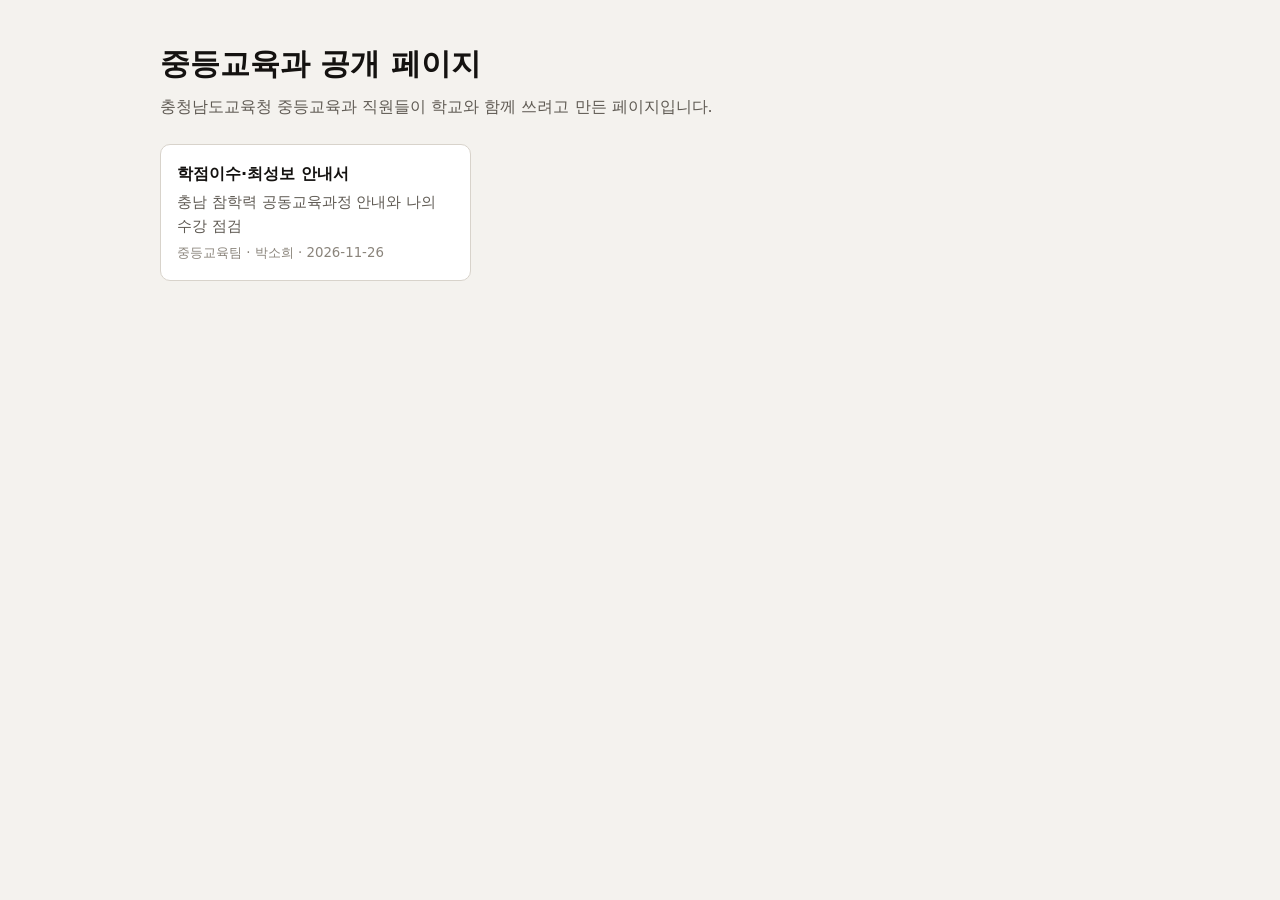
<file: index.html>
<!DOCTYPE html>
<html lang="ko"><head><meta charset="utf-8"><meta name="viewport" content="width=device-width, initial-scale=1">
<meta name="robots" content="noindex"><title>충남교육청 중등교육과 공개 페이지</title>
<style>body{margin:0;font:16px/1.6 system-ui,"Apple SD Gothic Neo","Malgun Gothic",sans-serif;background:#f4f2ee;color:#141210}
main{max-width:960px;margin:0 auto;padding:40px 16px}h1{font-size:30px;margin:0 0 6px}p.l{color:#5f5a53;margin:0 0 24px}
.g{display:grid;grid-template-columns:repeat(auto-fill,minmax(260px,1fr));gap:14px}
.c{display:flex;flex-direction:column;gap:4px;background:#fff;border:1px solid #d8d3cb;border-radius:10px;padding:16px;color:inherit;text-decoration:none}
.c:hover,.c:focus-visible{border-color:#c8371e;outline:none}.c span{color:#5f5a53;font-size:15px}.c small{color:#8a847b}</style></head>
<body><main><h1>중등교육과 공개 페이지</h1><p class="l">충청남도교육청 중등교육과 직원들이 학교와 함께 쓰려고 만든 페이지입니다.</p>
<div class="g">
<a class="c" href="check-gongdong/"><b>학점이수·최성보 안내서</b><span>충남 참학력 공동교육과정 안내와 나의 수강 점검</span><small>중등교육팀 · 박소희 · 2026-11-26</small></a>
</div></main></body></html>
</file>
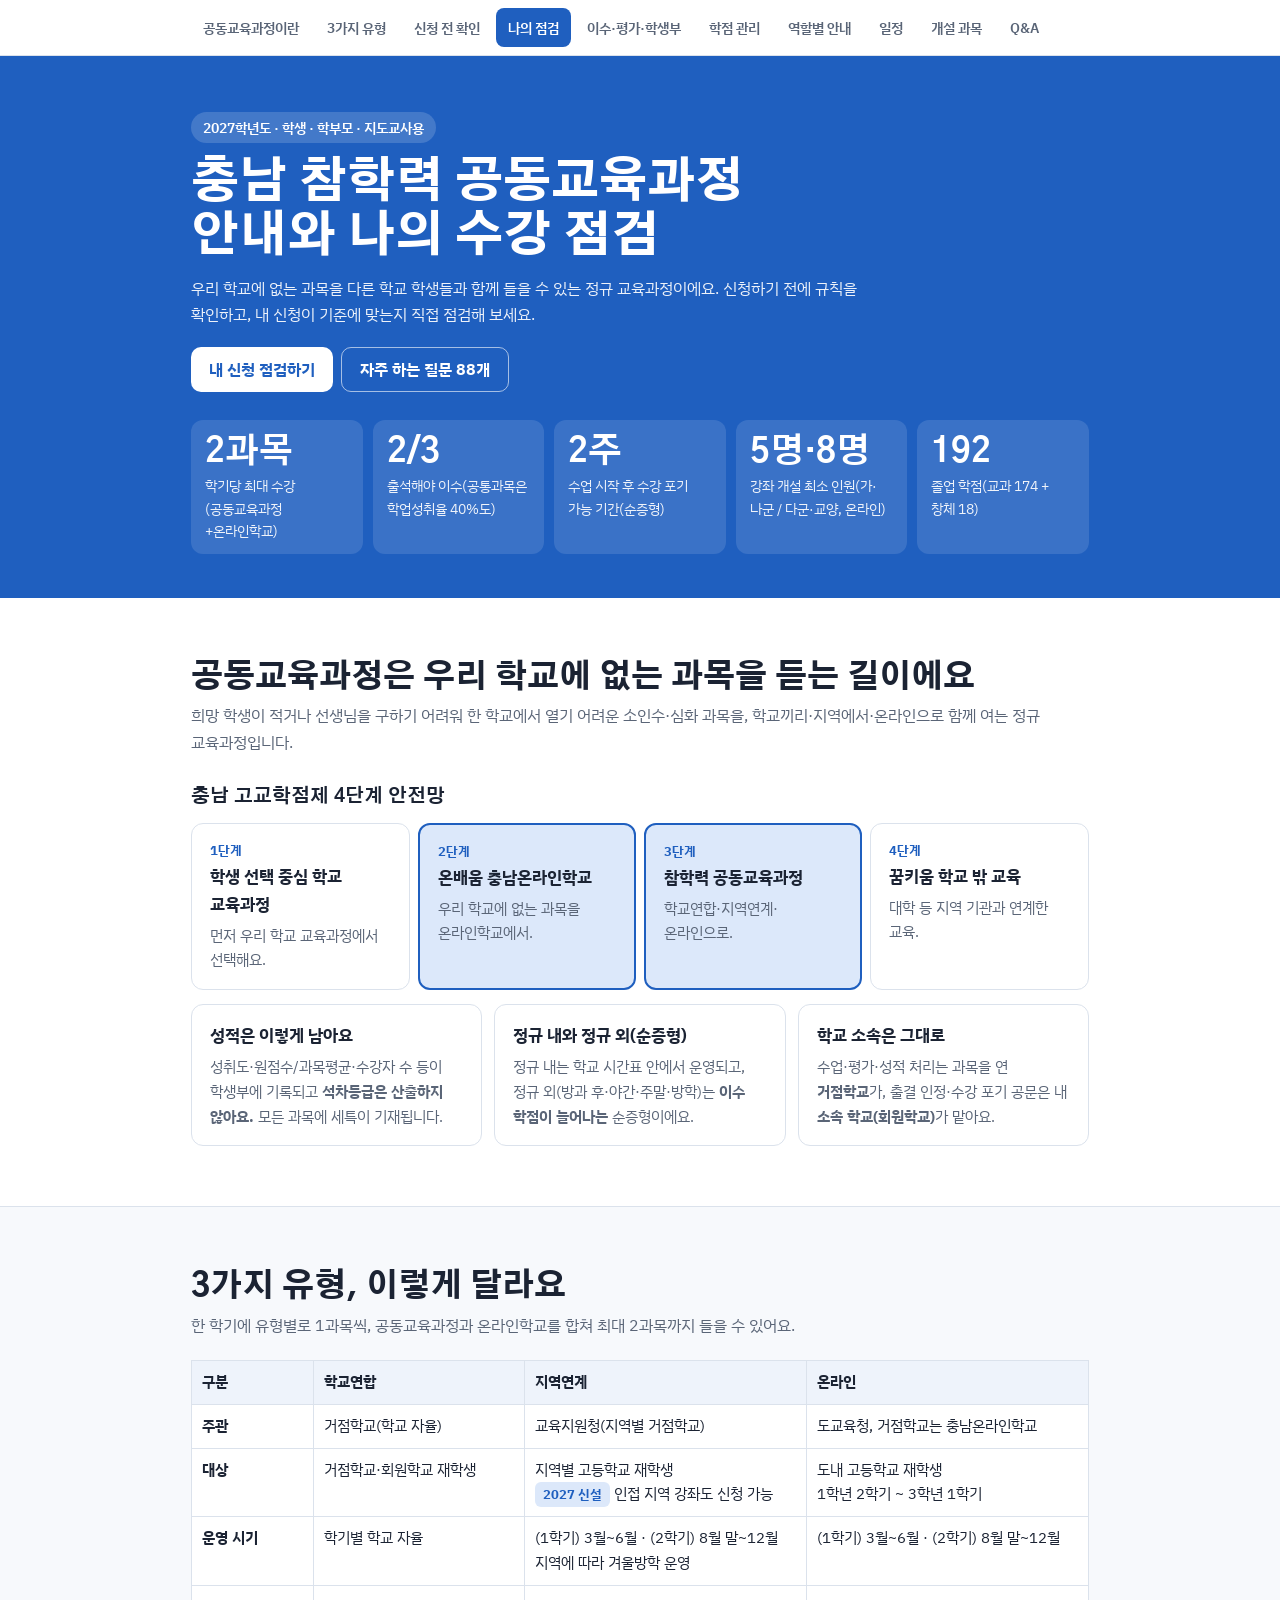
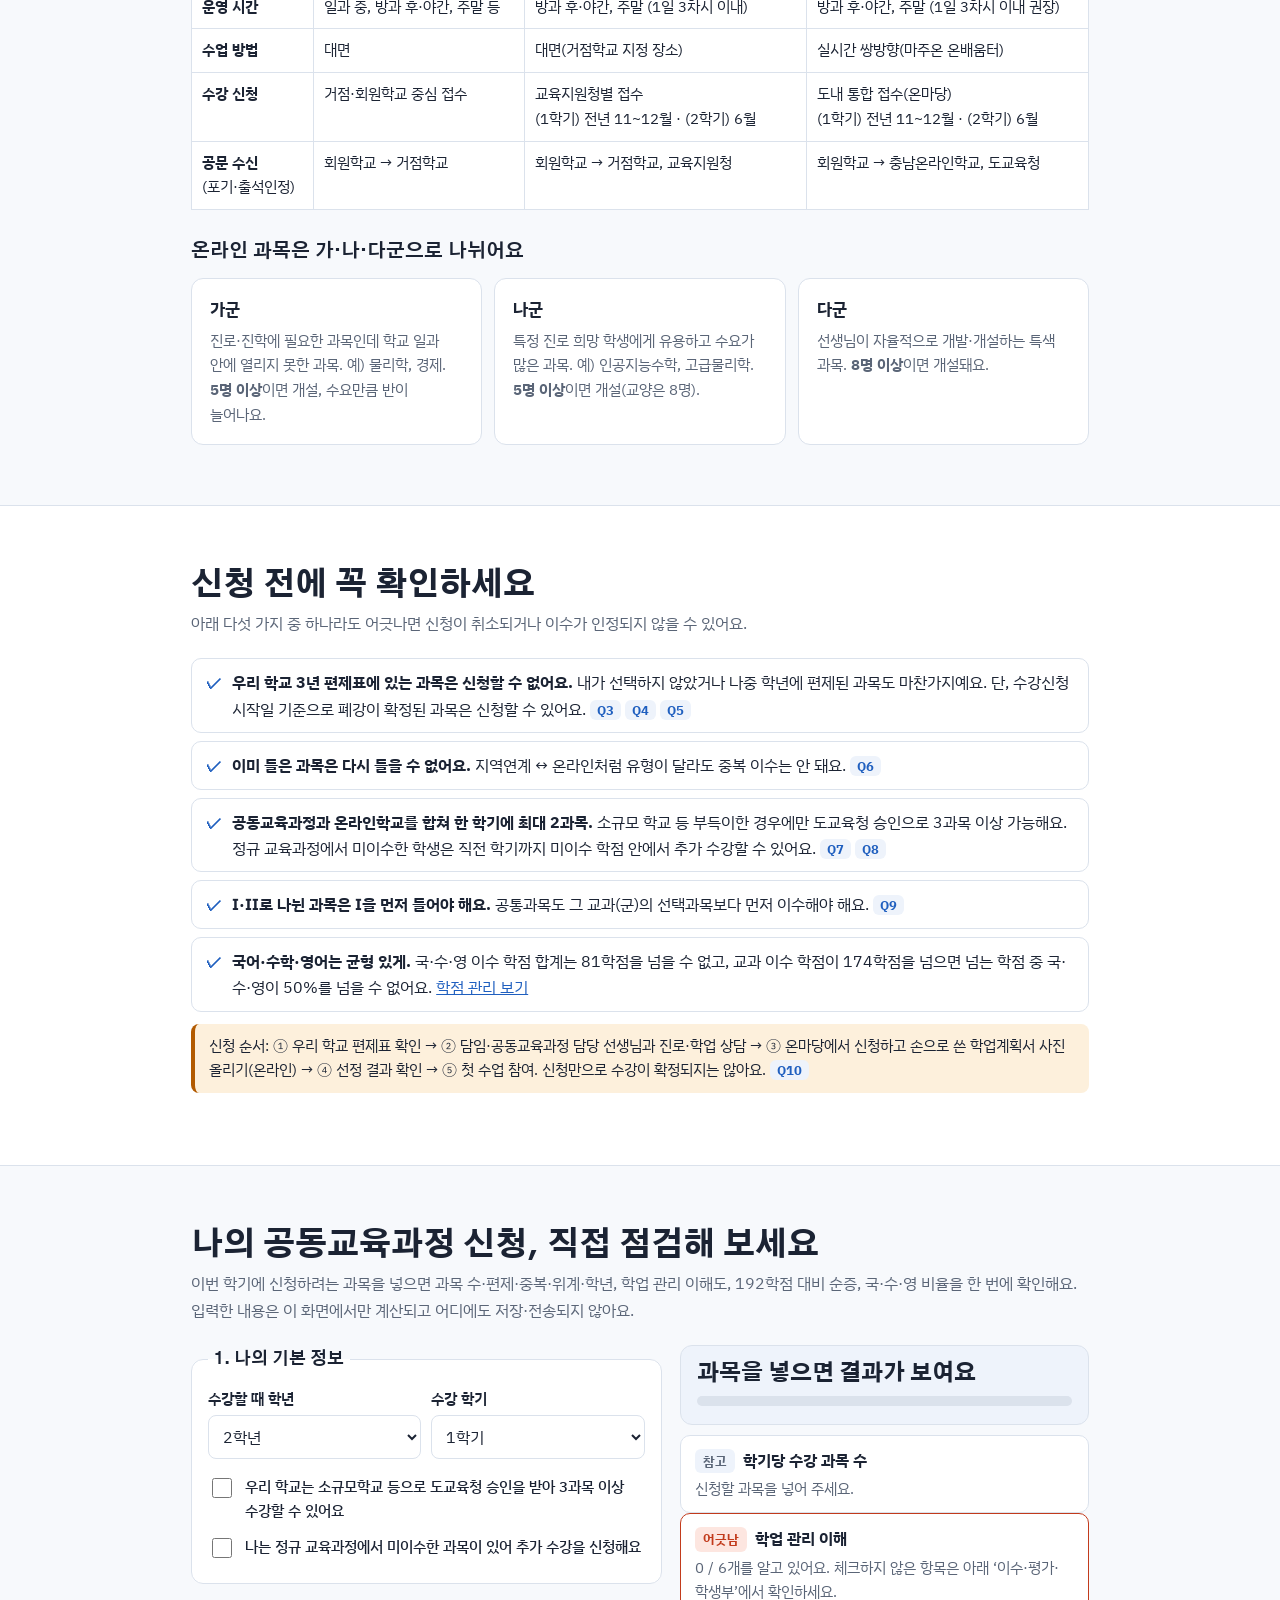
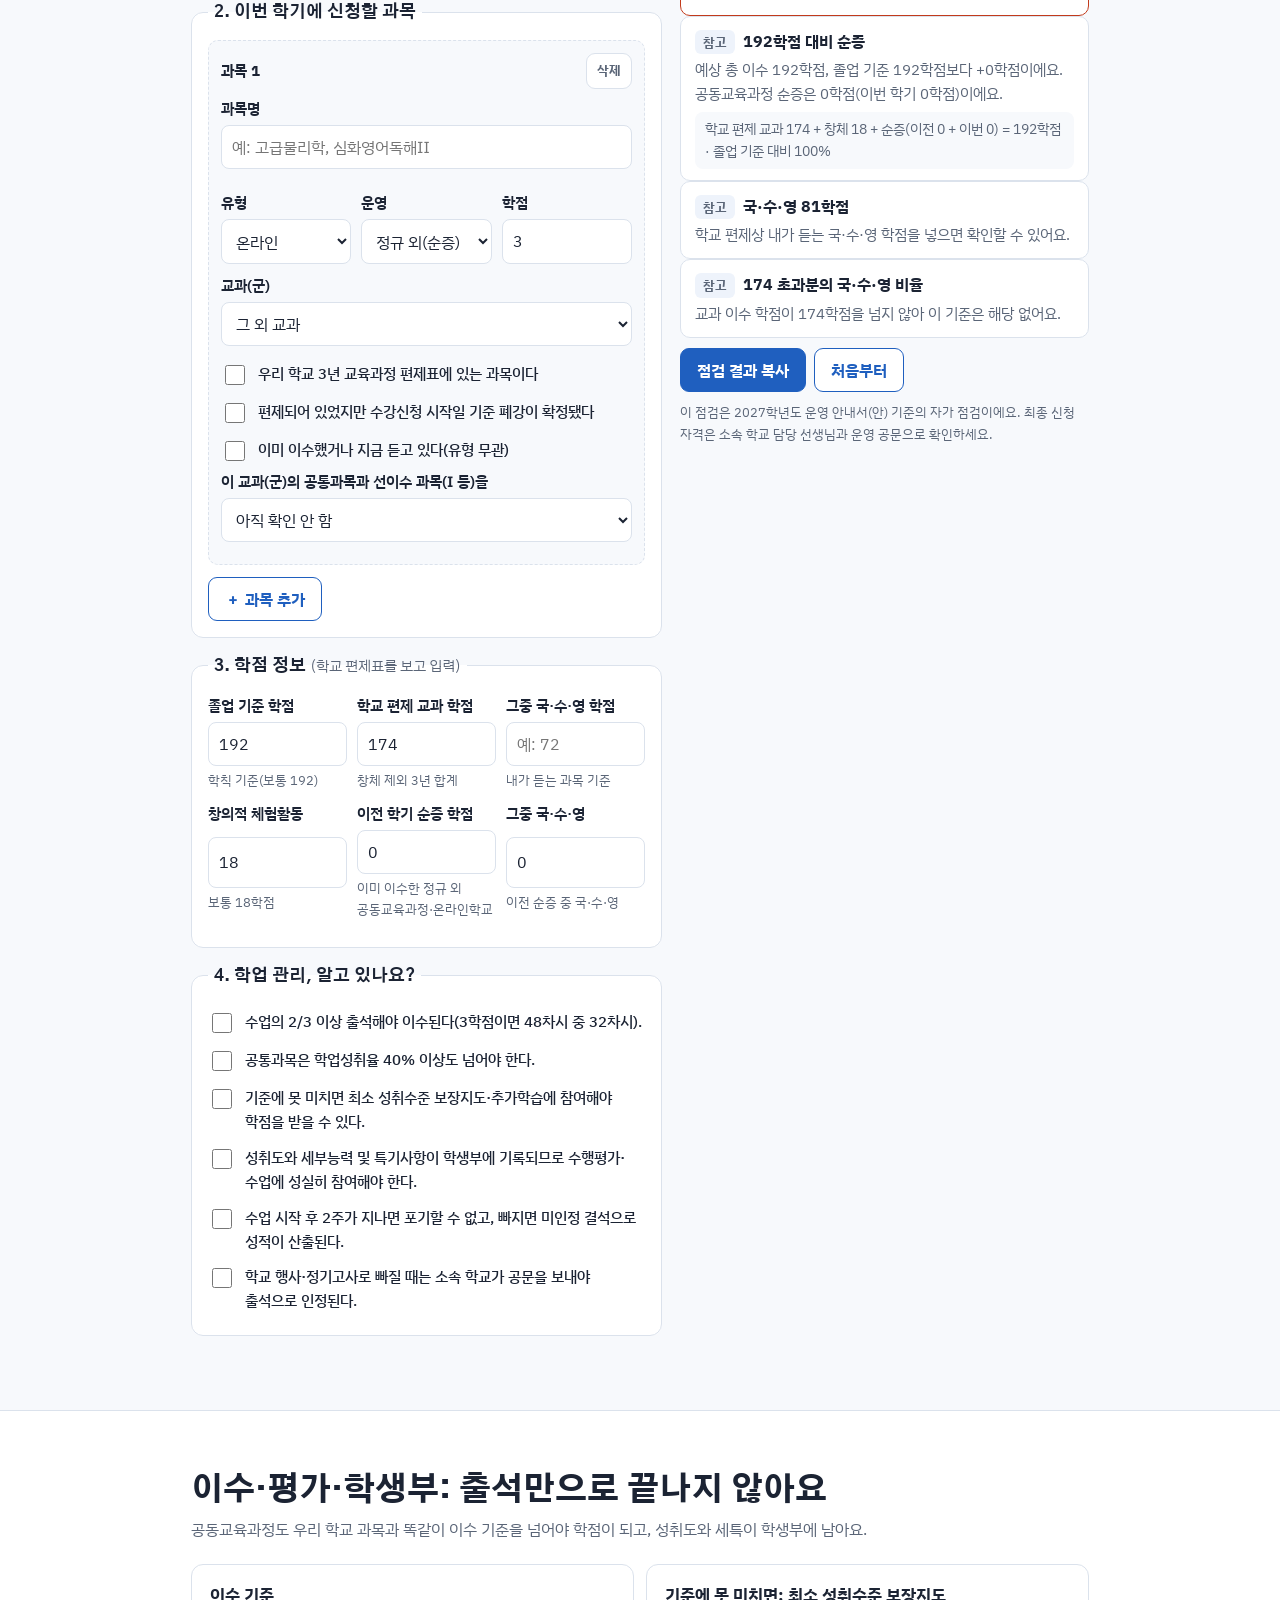
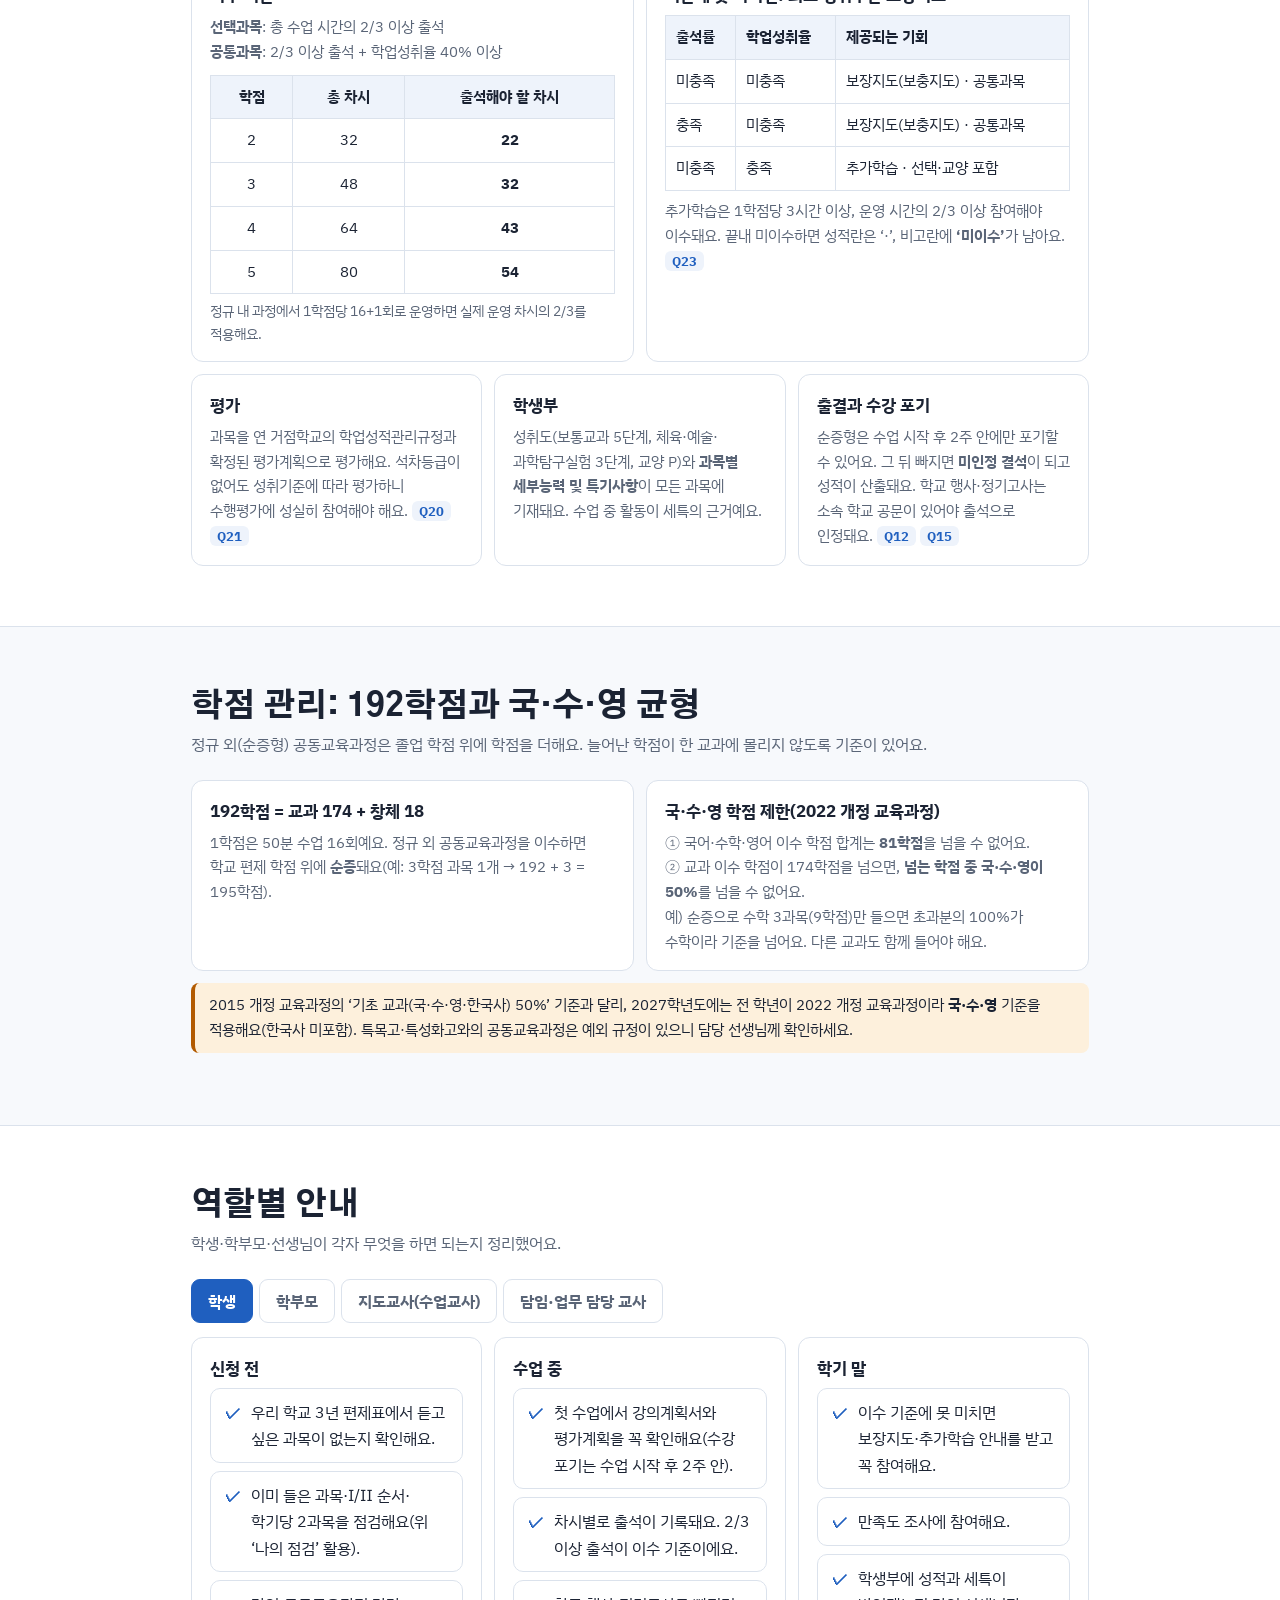
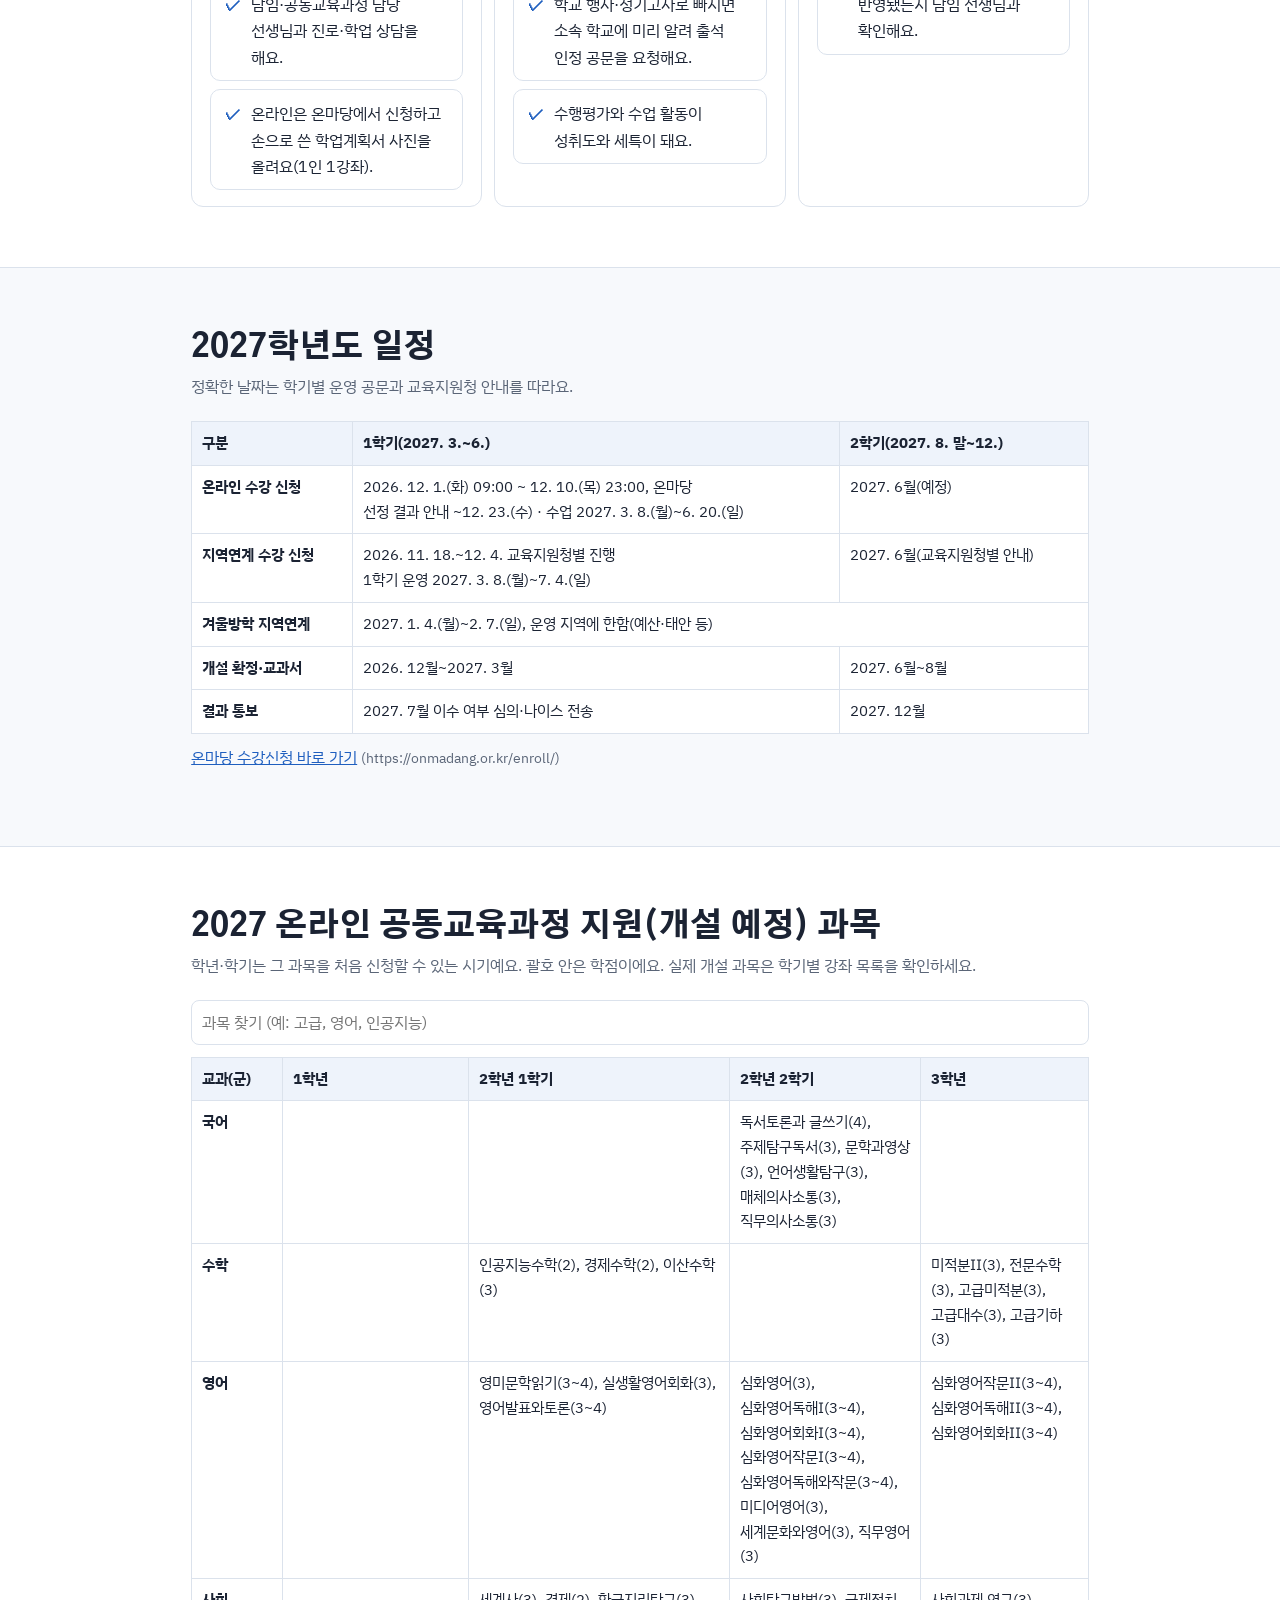
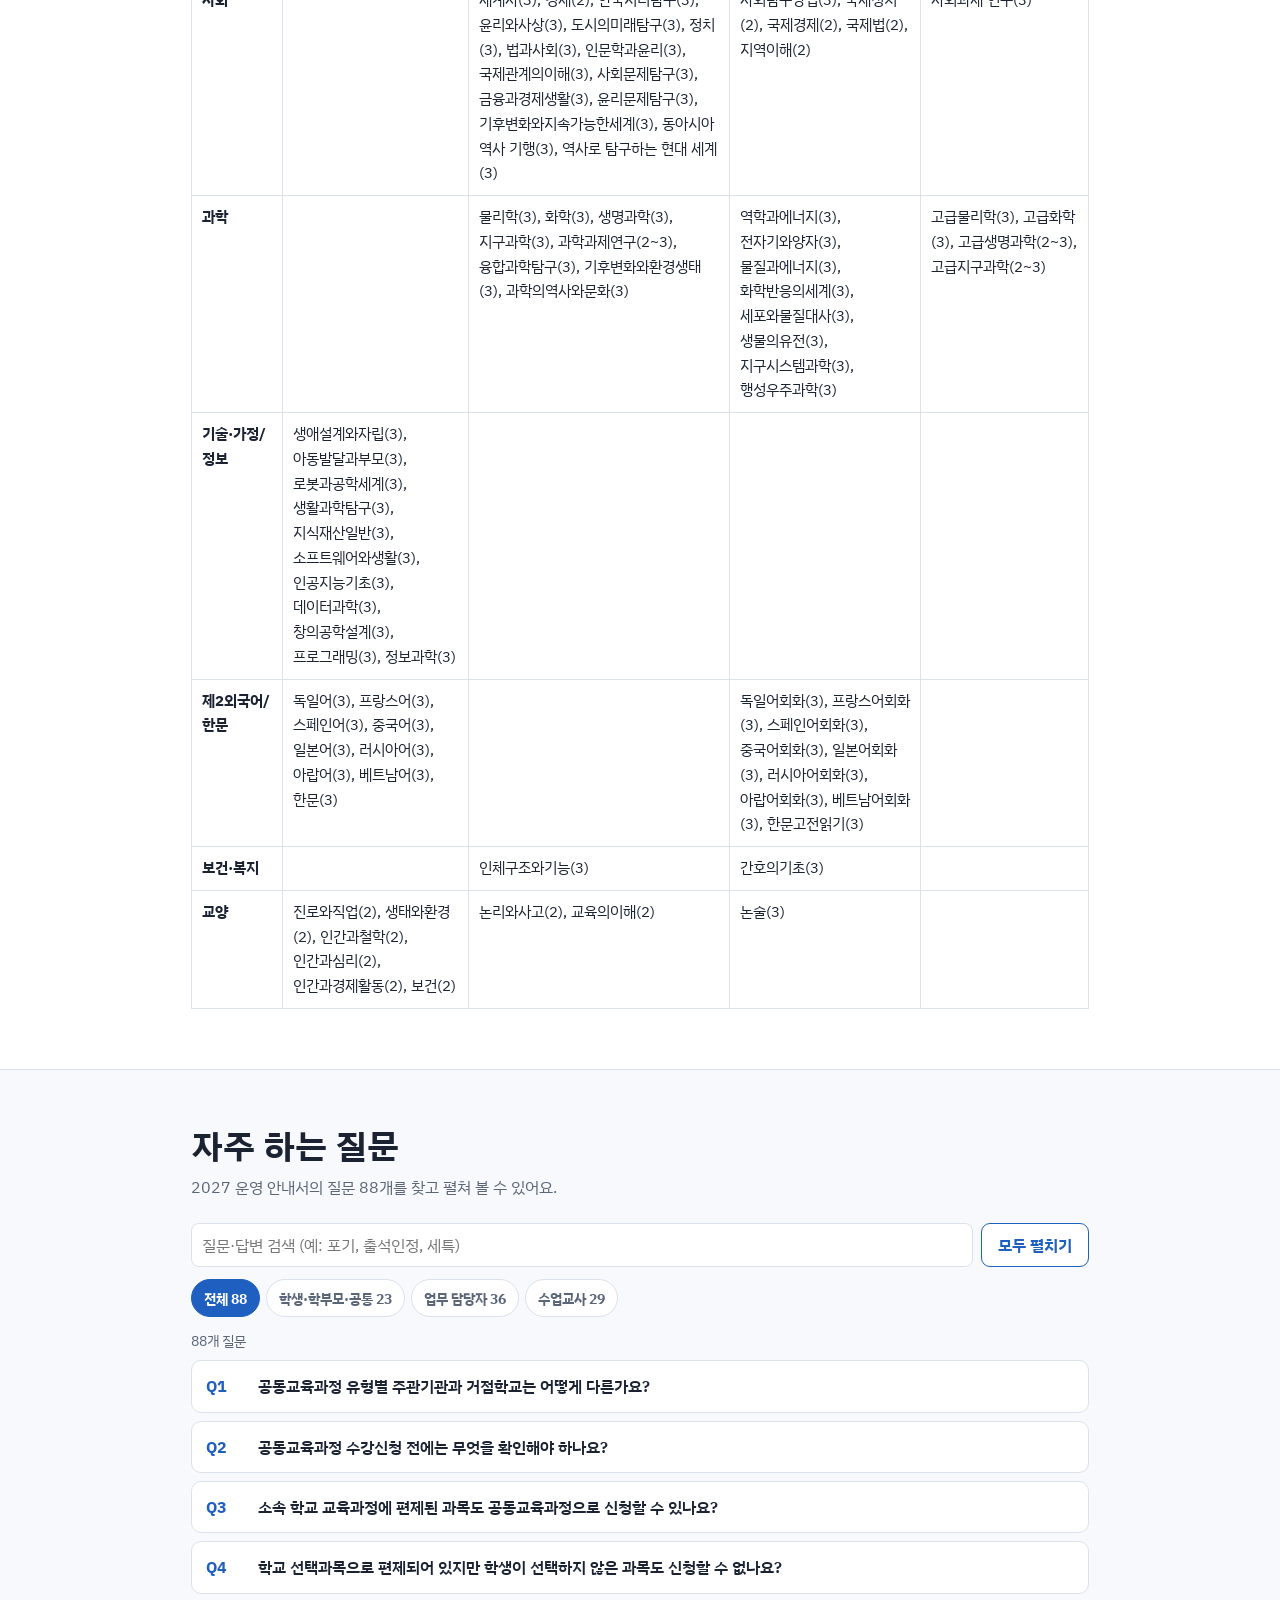
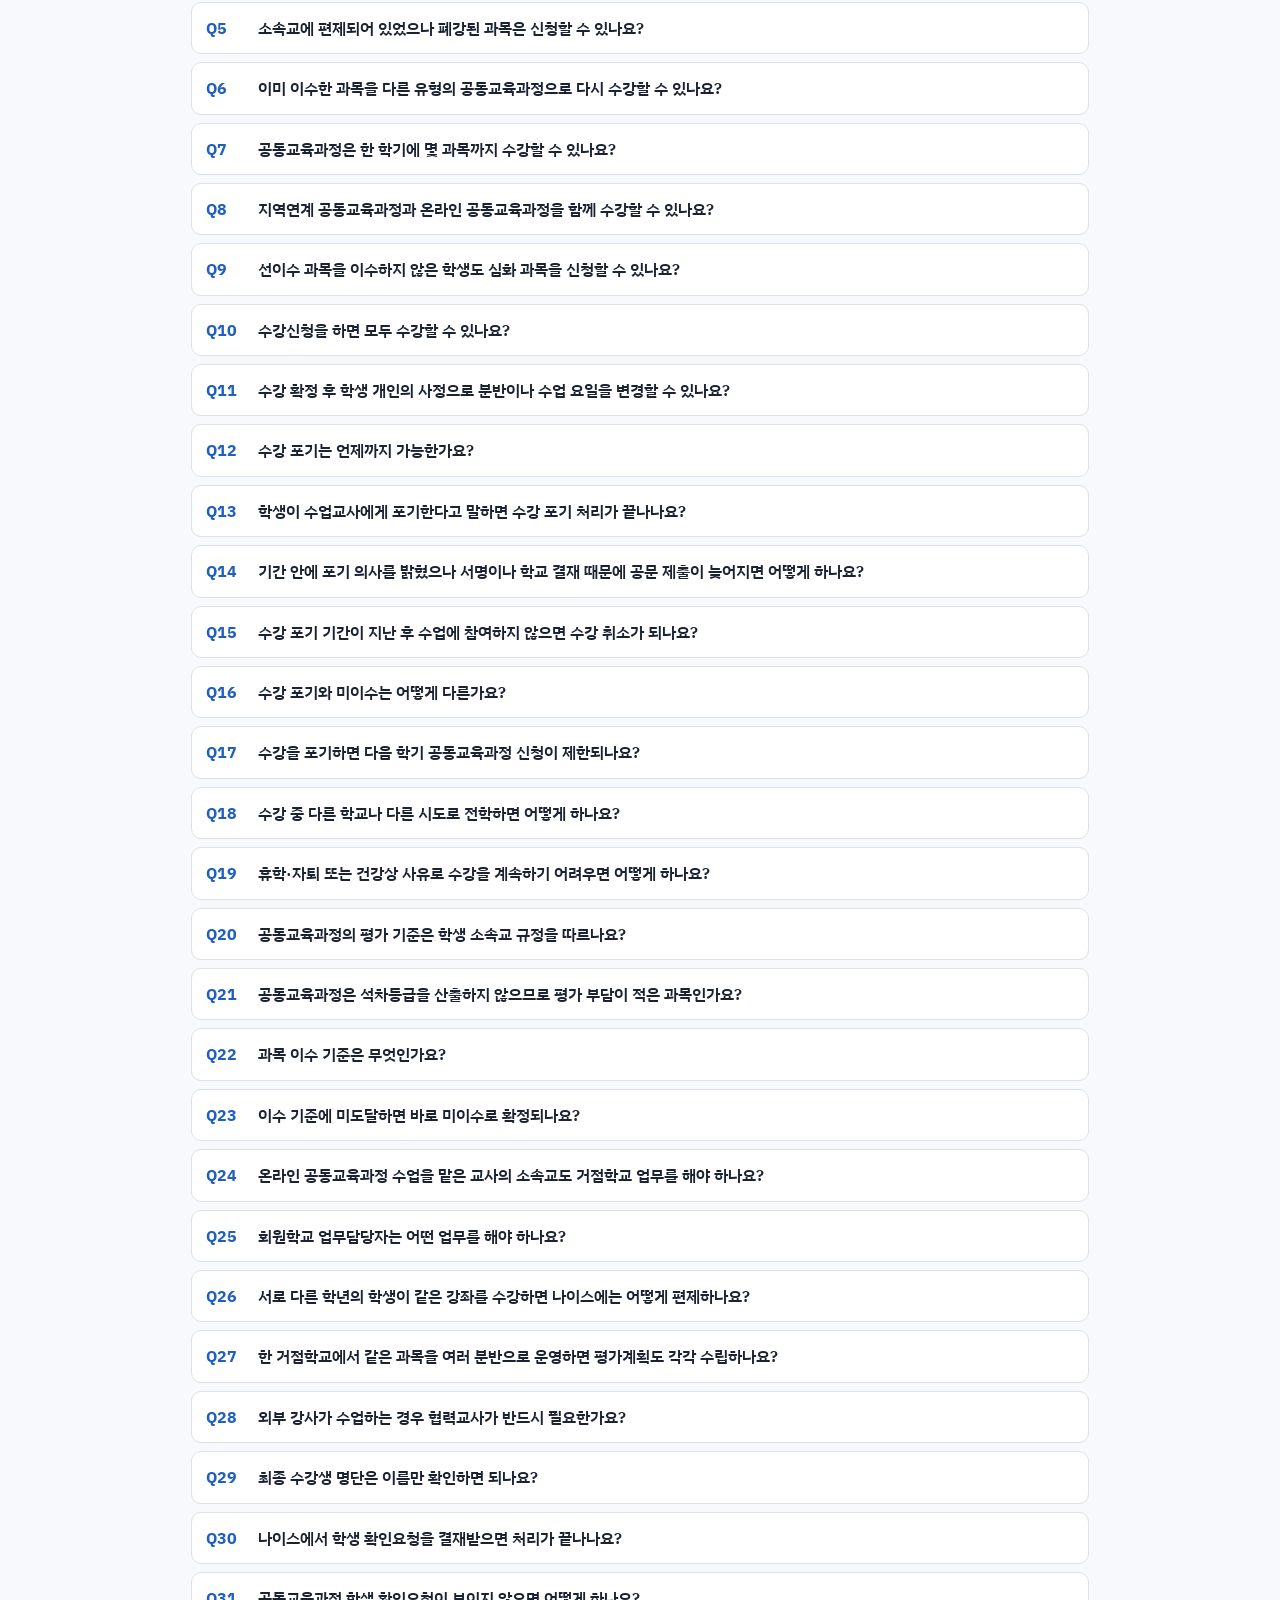
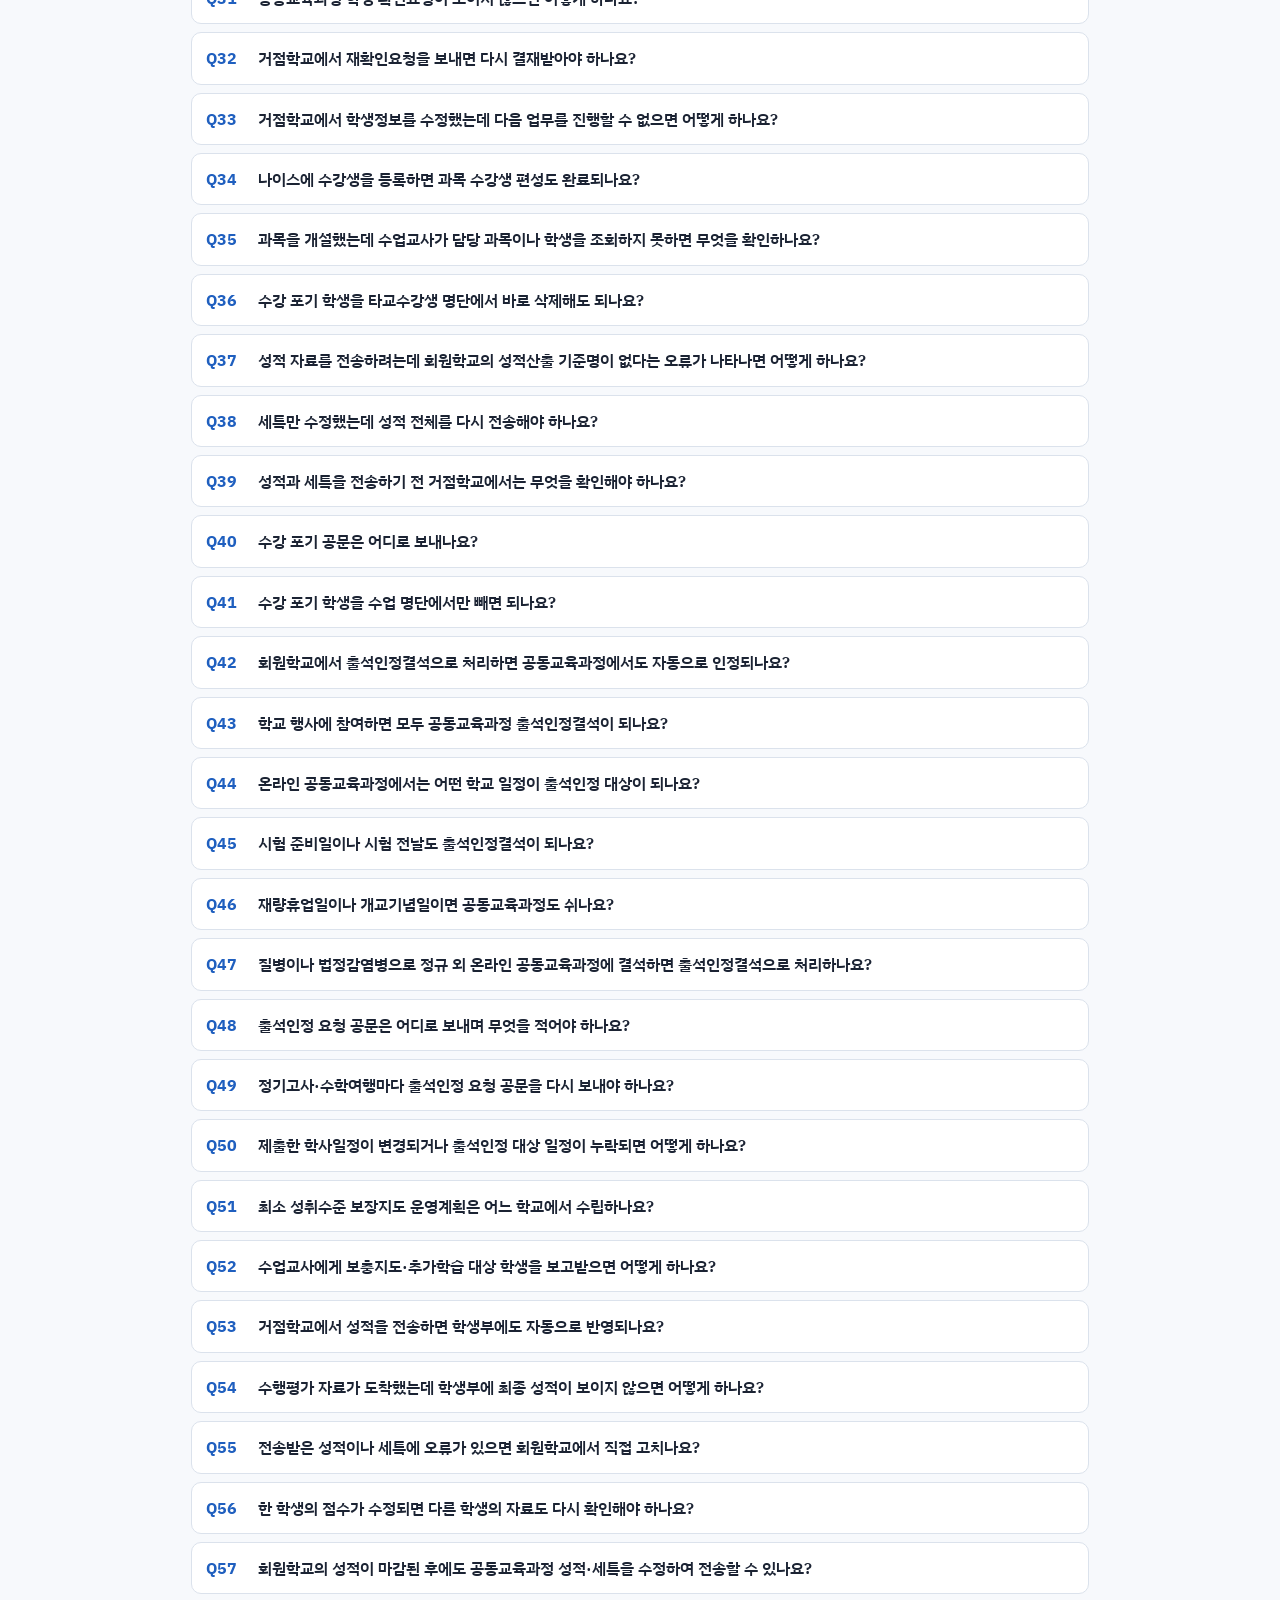
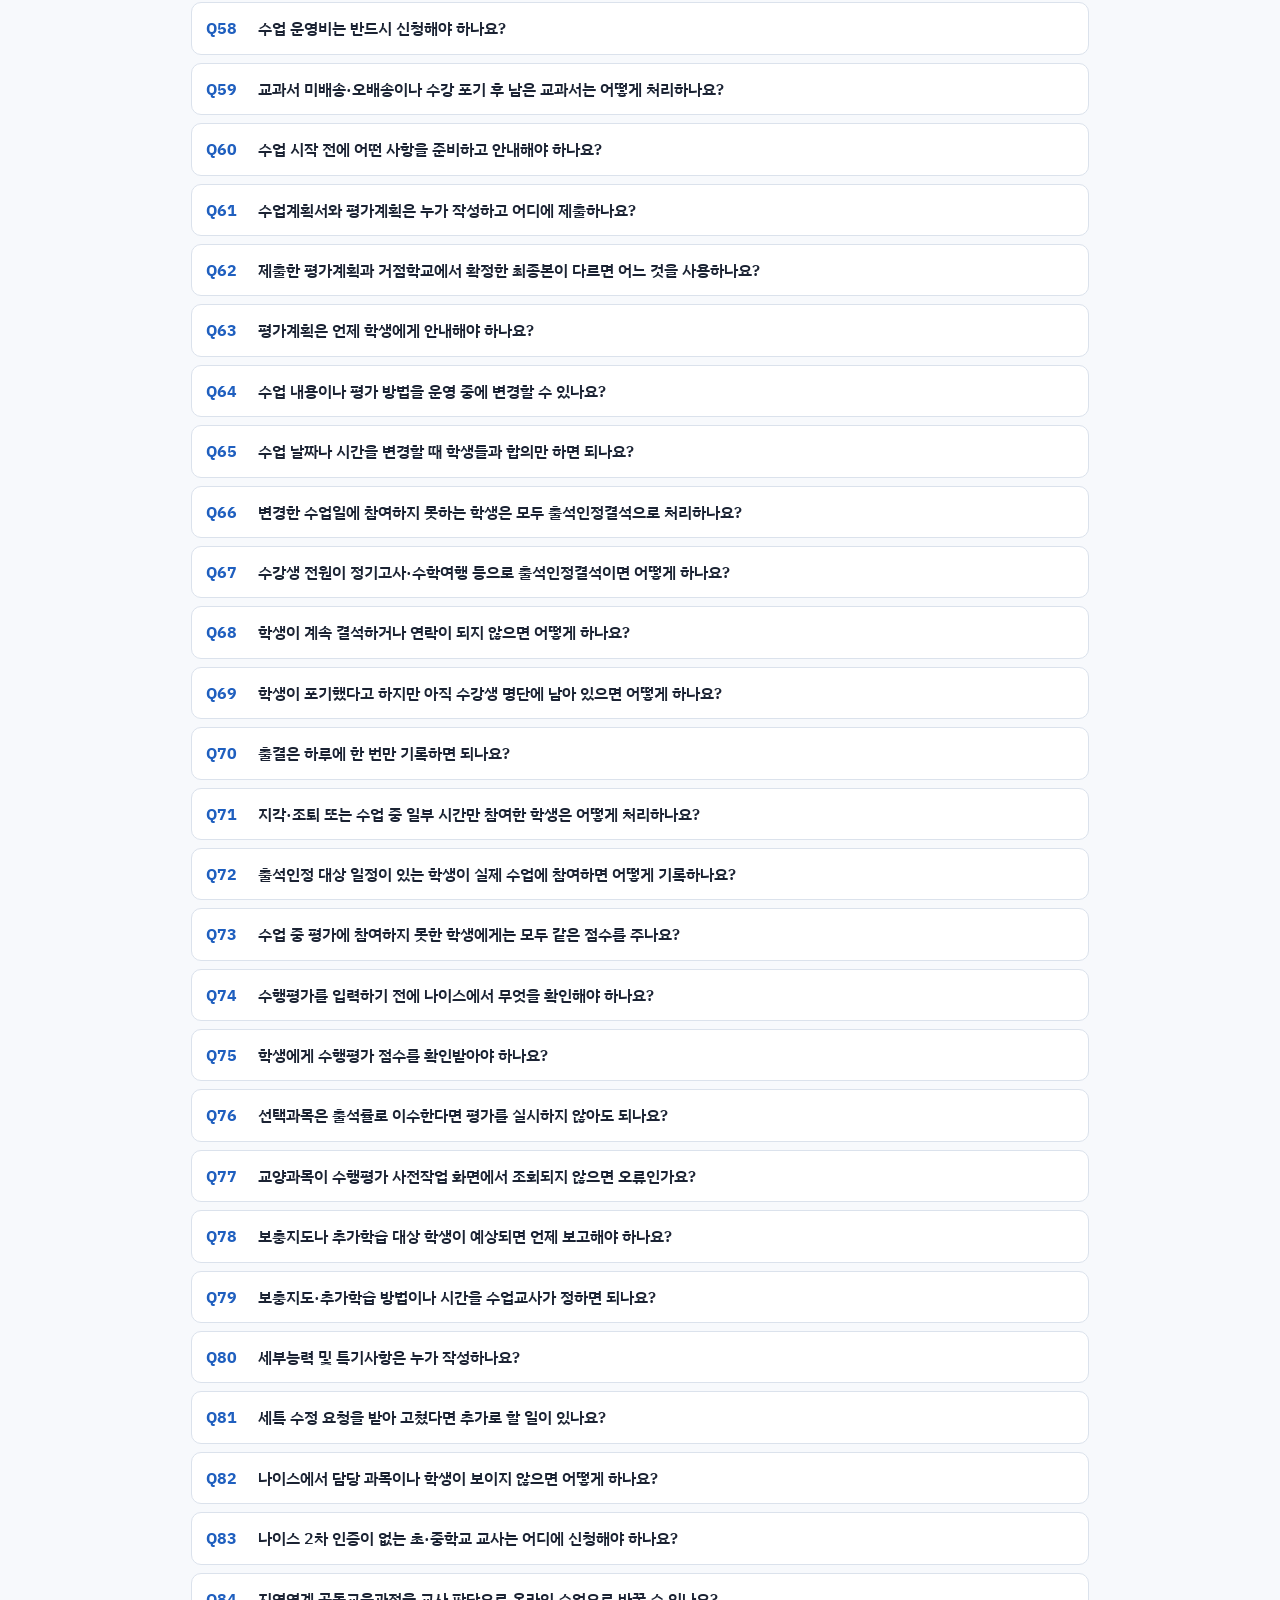
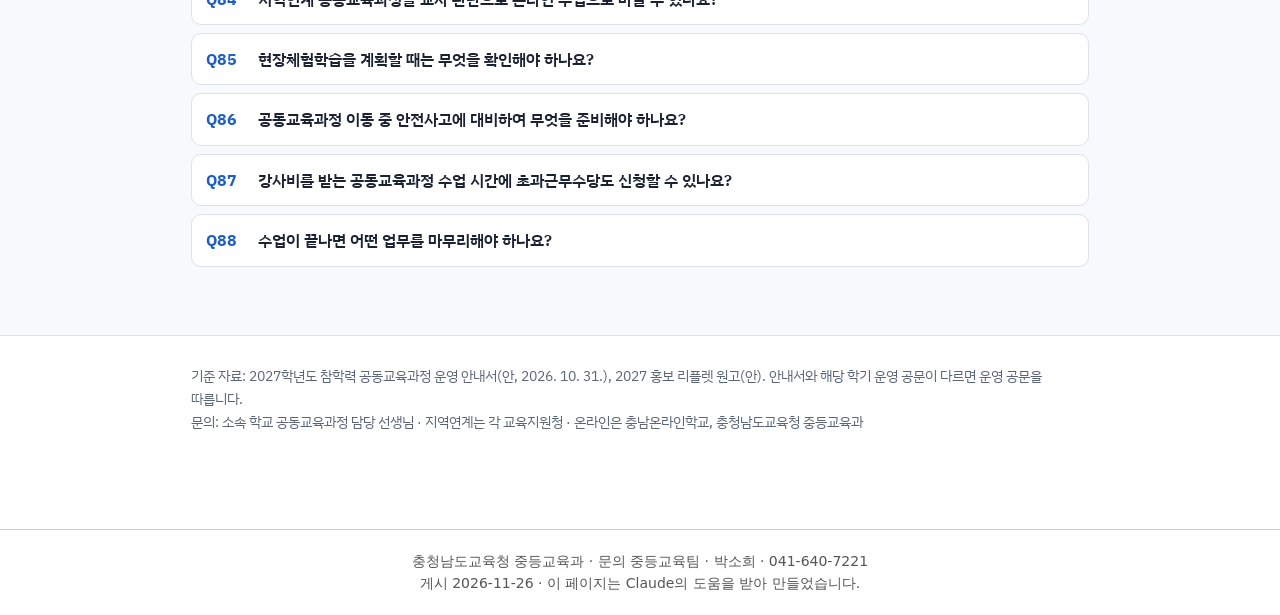
<file: check-gongdong/index.html>
<!DOCTYPE html>
<html lang="ko">
<head>
<meta charset="utf-8">
<meta name="viewport" content="width=device-width, initial-scale=1">
<title>충남 참학력 공동교육과정 안내와 나의 수강 점검 (Copy)</title>
<link rel="stylesheet" href="https://fonts.googleapis.com/css2?family=Gothic+A1:wght@500;700;800&family=IBM+Plex+Sans+KR:wght@400;500;600;700&display=swap">
<style>
/* VOICE  학생·학부모·교사가 함께 보는 친절하고 정확한 안내서
   IDEA   수강신청 전에 펼쳐 보는 '학생 수강 점검 수첩'
   PICTURE 첫 화면의 핵심 수치 카드와, 바로 쓰는 개인별 점검표
   COLOUR 흰 바탕, 학교 파랑 #1f5fbf 주색, 연파랑 면, 주황 #e2572f 경고 강조
   TYPE   Gothic A1 제목 + IBM Plex Sans KR 본문 / LAYOUT 한 단 본문(최대 1000px), 위쪽 고정 메뉴 */
:root{color-scheme:light dark;
 --bg:light-dark(#ffffff,#0f1520);--ink:light-dark(#1b2333,#e6ebf3);--muted:light-dark(#5a6577,#9aa6b8);
 --line:light-dark(#dbe2ec,#28344a);--panel:light-dark(#eef3fb,#172133);--panel2:light-dark(#f7f9fc,#131c2b);
 --blue:light-dark(#1f5fbf,#7fb0ff);--blue-ink:light-dark(#ffffff,#0f1520);--blue-soft:light-dark(#dce8fa,#1b2c48);
 --ok:light-dark(#1f7a4d,#6fd39f);--ok-bg:light-dark(#e3f4ea,#16301f);
 --warn:light-dark(#b25a00,#f3b25c);--warn-bg:light-dark(#fdf0dc,#352713);
 --bad:light-dark(#c23b1c,#ff8f73);--bad-bg:light-dark(#fde6e0,#3a1c15);
 --sans:"IBM Plex Sans KR","Apple SD Gothic Neo","Malgun Gothic",sans-serif;--head:"Gothic A1","IBM Plex Sans KR","Malgun Gothic",sans-serif}
:root[data-theme=light]{color-scheme:light}:root[data-theme=dark]{color-scheme:dark}
*{box-sizing:border-box;min-width:0}
html{scroll-padding-top:72px}
body{margin:0;background:var(--bg);color:var(--ink);font:16px/1.65 var(--sans);word-break:keep-all;overflow-x:clip}
a{color:var(--blue)}
.wrap{max-width:1000px;margin:0 auto;padding-inline:max(4vw,16px)}
nav.top{position:sticky;top:0;z-index:20;background:color-mix(in srgb,var(--bg) 92%,transparent);backdrop-filter:blur(6px);border-bottom:1px solid var(--line)}
nav.top .scroll{display:flex;gap:4px;overflow-x:auto;padding:8px max(4vw,16px);max-width:1000px;margin:0 auto;scrollbar-width:thin}
nav.top a{flex:none;text-decoration:none;color:var(--muted);font-weight:600;font-size:14px;padding:8px 12px;border-radius:8px}
nav.top a:hover,nav.top a:focus-visible{background:var(--panel);color:var(--ink);outline:none}
nav.top a.cta{background:var(--blue);color:var(--blue-ink)}
header.hero{background:var(--blue);color:#fff;padding:clamp(32px,5vw,56px) 0 clamp(28px,4vw,44px)}
:root[data-theme=dark] header.hero{background:#173f80}
@media (prefers-color-scheme:dark){:root:not([data-theme=light]) header.hero{background:#173f80}}
.hero .tag{display:inline-block;font-size:14px;font-weight:600;background:rgba(255,255,255,.16);padding:4px 12px;border-radius:999px}
.hero h1{font-family:var(--head);font-weight:800;font-size:clamp(30px,5vw,48px);line-height:1.12;margin:14px 0 10px;text-wrap:balance}
.hero p{margin:0;max-width:44em;opacity:.92}
.hero .btns{display:flex;flex-wrap:wrap;gap:8px;margin-top:20px}
.hero .btns a{display:inline-flex;align-items:center;min-height:44px;padding:8px 18px;border-radius:10px;font-weight:700;text-decoration:none;background:#fff;color:#1f5fbf}
.hero .btns a.ghost{background:transparent;color:#fff;border:1.5px solid rgba(255,255,255,.6)}
.stats{display:grid;grid-template-columns:repeat(5,minmax(0,1fr));gap:10px;margin-top:28px}
.stat{background:rgba(255,255,255,.12);border-radius:12px;padding:14px 14px 12px}
.stat b{display:block;font-family:var(--head);font-size:clamp(24px,3.2vw,34px);line-height:1.1;white-space:nowrap}
.stat span{font-size:13.5px;opacity:.92;display:block;margin-top:4px}
@media(max-width:760px){.stats{grid-template-columns:repeat(2,minmax(0,1fr))}.stat:last-child{grid-column:1/-1}}
section.band{padding:clamp(36px,5vw,60px) 0;border-bottom:1px solid var(--line)}
section.band.alt{background:var(--panel2)}
h2{font-family:var(--head);font-weight:800;font-size:clamp(24px,3vw,32px);line-height:1.2;margin:0 0 6px;text-wrap:balance}
.lead{color:var(--muted);margin:0 0 22px}
h3{font-family:var(--head);font-weight:700;font-size:19px;margin:26px 0 10px}
.grid3{display:grid;grid-template-columns:repeat(3,minmax(0,1fr));gap:12px}
.grid2{display:grid;grid-template-columns:repeat(2,minmax(0,1fr));gap:12px}
@media(max-width:760px){.grid3,.grid2{grid-template-columns:minmax(0,1fr)}}
.card{background:var(--bg);border:1px solid var(--line);border-radius:12px;padding:16px 18px}
.card h4{margin:0 0 6px;font-size:17px}
.card p{margin:0;color:var(--muted);font-size:15px}
.steps{display:grid;grid-template-columns:repeat(4,minmax(0,1fr));gap:8px}
.steps .card.on{border:2px solid var(--blue);background:var(--blue-soft)}
.steps small{display:block;font-weight:700;color:var(--blue)}
@media(max-width:760px){.steps{grid-template-columns:repeat(2,minmax(0,1fr))}}
table{border-collapse:collapse;width:100%;font-size:15px;background:var(--bg)}
th,td{border:1px solid var(--line);padding:9px 10px;vertical-align:top;text-align:left}
th{background:var(--panel);font-weight:700}
td.c,th.c{text-align:center}
.scroll{overflow-x:auto}
ul.chk{list-style:none;padding:0;margin:0;display:grid;gap:8px}
ul.chk li{padding:10px 14px 10px 40px;position:relative;background:var(--bg);border:1px solid var(--line);border-radius:10px}
ul.chk li::before{content:"✓";position:absolute;left:14px;top:10px;color:var(--blue);font-weight:800}
.note{background:var(--warn-bg);color:var(--ink);border-left:4px solid var(--warn);padding:10px 14px;border-radius:8px;margin:12px 0;font-size:15px}
.pill{display:inline-block;font-size:12.5px;font-weight:700;padding:2px 8px;border-radius:6px;background:var(--blue-soft);color:var(--blue);white-space:nowrap}
.qref{font-size:13px;font-weight:700;text-decoration:none;background:var(--panel);padding:1px 7px;border-radius:6px;white-space:nowrap}
/* 점검표 */
.checker{display:grid;grid-template-columns:minmax(0,1.15fr) minmax(0,1fr);gap:18px;align-items:start}
@media(max-width:860px){.checker{grid-template-columns:minmax(0,1fr)}}
fieldset{border:1px solid var(--line);border-radius:12px;padding:14px 16px 16px;margin:0 0 14px;background:var(--bg)}
legend{font-family:var(--head);font-weight:700;font-size:17px;padding:0 6px}
label{font-size:14.5px;font-weight:600}
.f{display:grid;gap:4px;margin-bottom:10px}
.f small{color:var(--muted);font-weight:400;font-size:13px}
.row2{display:grid;grid-template-columns:repeat(2,minmax(0,1fr));gap:10px}
.row3{display:grid;grid-template-columns:repeat(3,minmax(0,1fr));gap:10px}
@media(max-width:520px){.row3{grid-template-columns:minmax(0,1fr)}}
input[type=text],input[type=number],select{font:inherit;font-size:16px;min-height:44px;width:100%;padding:8px 10px;border:1.5px solid var(--line);border-radius:8px;background:var(--bg);color:var(--ink)}
input:focus-visible,select:focus-visible,button:focus-visible,summary:focus-visible{outline:3px solid var(--blue-soft);outline-offset:1px;border-color:var(--blue)}
.cb{display:flex;gap:10px;align-items:flex-start;font-weight:500;padding:6px 0;cursor:pointer}
.cb input{width:20px;height:20px;margin-top:3px;flex:none;accent-color:var(--blue)}
.subj{border:1px dashed var(--line);border-radius:10px;padding:12px;margin-bottom:12px;background:var(--panel2)}
.subj .hd{display:flex;justify-content:space-between;align-items:center;gap:8px;margin-bottom:8px}
.subj .hd b{font-size:15px}
.subj .auto{font-size:13px;color:var(--muted);margin:2px 0 6px}
button{font:inherit;font-weight:700;min-height:44px;padding:8px 16px;border-radius:9px;border:1.5px solid var(--blue);background:var(--bg);color:var(--blue);cursor:pointer}
button.primary{background:var(--blue);color:var(--blue-ink)}
button.x{min-height:36px;padding:4px 10px;font-size:13px;border-color:var(--line);color:var(--muted)}
.result{position:sticky;top:72px;display:grid;gap:10px}
@media(max-width:860px){.result{position:static}}
.sum{border-radius:12px;padding:14px 16px;background:var(--panel);border:1px solid var(--line)}
.sum .big{font-family:var(--head);font-weight:800;font-size:22px;line-height:1.25}
.meter{height:10px;border-radius:6px;background:var(--line);overflow:hidden;margin:8px 0 4px}
.meter i{display:block;height:100%;background:var(--blue)}
.ck{border-radius:10px;padding:11px 14px;border:1px solid var(--line);background:var(--bg)}
.ck .t{display:flex;gap:8px;align-items:baseline;font-weight:700}
.ck .s{font-size:12.5px;font-weight:800;padding:2px 8px;border-radius:6px;white-space:nowrap}
.ck p{margin:4px 0 0;font-size:14.5px;color:var(--muted)}
.ck.ok .s{background:var(--ok-bg);color:var(--ok)}.ck.warn .s{background:var(--warn-bg);color:var(--warn)}.ck.bad .s{background:var(--bad-bg);color:var(--bad)}.ck.na .s{background:var(--panel);color:var(--muted)}
.ck.bad{border-color:var(--bad)}
.calc{font-size:13.5px;color:var(--muted);background:var(--panel2);border-radius:8px;padding:6px 10px;margin-top:6px}
/* 탭 */
.tabs{display:flex;flex-wrap:wrap;gap:6px;margin-bottom:14px}
.tabs button{border-color:var(--line);color:var(--muted)}
.tabs button[aria-selected=true]{background:var(--blue);border-color:var(--blue);color:var(--blue-ink)}
/* Q&A */
.qtools{display:flex;flex-wrap:wrap;gap:8px;align-items:center;margin-bottom:12px}
.qtools input{flex:1 1 260px}
.chips{display:flex;flex-wrap:wrap;gap:6px;margin-bottom:12px}
.chips button{min-height:38px;padding:4px 12px;font-size:14px;border-color:var(--line);color:var(--muted);border-radius:999px}
.chips button[aria-pressed=true]{background:var(--blue);border-color:var(--blue);color:var(--blue-ink)}
details.q{border:1px solid var(--line);border-radius:10px;background:var(--bg);margin-bottom:8px}
details.q summary{cursor:pointer;padding:12px 14px;font-weight:600;list-style:none;display:flex;gap:10px}
details.q summary::-webkit-details-marker{display:none}
details.q summary .n{flex:none;color:var(--blue);font-weight:800;min-width:2.6em}
details.q .a{padding:0 14px 14px 14px;color:var(--ink);font-size:15px}
details.q .a p{margin:6px 0 0}
details.q .a .cat{font-size:12.5px;color:var(--muted)}
details.q.hl{border-color:var(--blue);box-shadow:0 0 0 3px var(--blue-soft)}
.copyok{font-size:13px;color:var(--ok);margin-left:6px}
footer{padding:28px 0 48px;color:var(--muted);font-size:14px}
@media(max-width:600px){table{font-size:13px}.stack thead{display:none}.stack tr{display:grid;padding-block:10px;border-bottom:1px solid var(--line)}.stack td{display:flow-root;border:0;padding:3px 0;padding-inline-start:7em;text-align:start}.stack td::before{content:attr(data-l);float:inline-start;width:6.5em;margin-inline-start:-7em;font-weight:700;white-space:normal}.stack td:empty{display:none}.row2{grid-template-columns:minmax(0,1fr)}}
@media(prefers-reduced-motion:no-preference){.ck{transition:border-color .2s}}
</style>
<script>new MutationObserver(()=>{for(const c of document.querySelectorAll('.stack td:not([data-l])')){let i=0,p=c;while(p=p.previousElementSibling)i+=p.colSpan;c.dataset.l=c.closest('table').rows[0].cells[i]?.textContent||''}}).observe(document,{childList:true,subtree:true})</script>
</head>
<body>
<nav class="top" aria-label="바로 가기"><div class="scroll">
 <a href="#about">공동교육과정이란</a><a href="#types">3가지 유형</a><a href="#before">신청 전 확인</a><a class="cta" href="#check">나의 점검</a><a href="#study">이수·평가·학생부</a><a href="#credit">학점 관리</a><a href="#manual">역할별 안내</a><a href="#schedule">일정</a><a href="#subjects">개설 과목</a><a href="#qa">Q&amp;A</a>
</div></nav>

<header class="hero"><div class="wrap">
 <span class="tag">2027학년도 · 학생 · 학부모 · 지도교사용</span>
 <h1>충남 참학력 공동교육과정<br>안내와 나의 수강 점검</h1>
 <p>우리 학교에 없는 과목을 다른 학교 학생들과 함께 들을 수 있는 정규 교육과정이에요. 신청하기 전에 규칙을 확인하고, 내 신청이 기준에 맞는지 직접 점검해 보세요.</p>
 <div class="btns"><a href="#check">내 신청 점검하기</a><a class="ghost" href="#qa">자주 하는 질문 88개</a></div>
 <div class="stats">
  <div class="stat"><b>2과목</b><span>학기당 최대 수강(공동교육과정+온라인학교)</span></div>
  <div class="stat"><b>2/3</b><span>출석해야 이수(공통과목은 학업성취율 40%도)</span></div>
  <div class="stat"><b>2주</b><span>수업 시작 후 수강 포기 가능 기간(순증형)</span></div>
  <div class="stat"><b>5명·8명</b><span>강좌 개설 최소 인원(가·나군 / 다군·교양, 온라인)</span></div>
  <div class="stat"><b>192</b><span>졸업 학점(교과 174 + 창체 18)</span></div>
 </div>
</div></header>

<section class="band" id="about"><div class="wrap">
 <h2>공동교육과정은 우리 학교에 없는 과목을 듣는 길이에요</h2>
 <p class="lead">희망 학생이 적거나 선생님을 구하기 어려워 한 학교에서 열기 어려운 소인수·심화 과목을, 학교끼리·지역에서·온라인으로 함께 여는 정규 교육과정입니다.</p>
 <h3>충남 고교학점제 4단계 안전망</h3>
 <div class="steps">
  <div class="card"><small>1단계</small><h4>학생 선택 중심 학교 교육과정</h4><p>먼저 우리 학교 교육과정에서 선택해요.</p></div>
  <div class="card on"><small>2단계</small><h4>온배움 충남온라인학교</h4><p>우리 학교에 없는 과목을 온라인학교에서.</p></div>
  <div class="card on"><small>3단계</small><h4>참학력 공동교육과정</h4><p>학교연합·지역연계·온라인으로.</p></div>
  <div class="card"><small>4단계</small><h4>꿈키움 학교 밖 교육</h4><p>대학 등 지역 기관과 연계한 교육.</p></div>
 </div>
 <div class="grid3" style="margin-top:14px">
  <div class="card"><h4>성적은 이렇게 남아요</h4><p>성취도·원점수/과목평균·수강자 수 등이 학생부에 기록되고 <b>석차등급은 산출하지 않아요.</b> 모든 과목에 세특이 기재됩니다.</p></div>
  <div class="card"><h4>정규 내와 정규 외(순증형)</h4><p>정규 내는 학교 시간표 안에서 운영되고, 정규 외(방과 후·야간·주말·방학)는 <b>이수 학점이 늘어나는</b> 순증형이에요.</p></div>
  <div class="card"><h4>학교 소속은 그대로</h4><p>수업·평가·성적 처리는 과목을 연 <b>거점학교</b>가, 출결 인정·수강 포기 공문은 내 <b>소속 학교(회원학교)</b>가 맡아요.</p></div>
 </div>
</div></section>

<section class="band alt" id="types"><div class="wrap">
 <h2>3가지 유형, 이렇게 달라요</h2>
 <p class="lead">한 학기에 유형별로 1과목씩, 공동교육과정과 온라인학교를 합쳐 최대 2과목까지 들을 수 있어요.</p>
 <div class="scroll"><table class="stack">
  <thead><tr><th>구분</th><th>학교연합</th><th>지역연계</th><th>온라인</th></tr></thead>
  <tbody>
   <tr><td><b>주관</b></td><td>거점학교(학교 자율)</td><td>교육지원청(지역별 거점학교)</td><td>도교육청, 거점학교는 충남온라인학교</td></tr>
   <tr><td><b>대상</b></td><td>거점학교·회원학교 재학생</td><td>지역별 고등학교 재학생<br><span class="pill">2027 신설</span> 인접 지역 강좌도 신청 가능</td><td>도내 고등학교 재학생<br>1학년 2학기 ~ 3학년 1학기</td></tr>
   <tr><td><b>운영 시기</b></td><td>학기별 학교 자율</td><td>(1학기) 3월~6월 · (2학기) 8월 말~12월<br>지역에 따라 겨울방학 운영</td><td>(1학기) 3월~6월 · (2학기) 8월 말~12월</td></tr>
   <tr><td><b>운영 시간</b></td><td>일과 중, 방과 후·야간, 주말 등</td><td>방과 후·야간, 주말 (1일 3차시 이내)</td><td>방과 후·야간, 주말 (1일 3차시 이내 권장)</td></tr>
   <tr><td><b>수업 방법</b></td><td>대면</td><td>대면(거점학교 지정 장소)</td><td>실시간 쌍방향(마주온 온배움터)</td></tr>
   <tr><td><b>수강 신청</b></td><td>거점·회원학교 중심 접수</td><td>교육지원청별 접수<br>(1학기) 전년 11~12월 · (2학기) 6월</td><td>도내 통합 접수(온마당)<br>(1학기) 전년 11~12월 · (2학기) 6월</td></tr>
   <tr><td><b>공문 수신</b><br>(포기·출석인정)</td><td>회원학교 → 거점학교</td><td>회원학교 → 거점학교, 교육지원청</td><td>회원학교 → 충남온라인학교, 도교육청</td></tr>
  </tbody></table></div>
 <h3>온라인 과목은 가·나·다군으로 나뉘어요</h3>
 <div class="grid3">
  <div class="card"><h4>가군</h4><p>진로·진학에 필요한 과목인데 학교 일과 안에 열리지 못한 과목. 예) 물리학, 경제. <b>5명 이상</b>이면 개설, 수요만큼 반이 늘어나요.</p></div>
  <div class="card"><h4>나군</h4><p>특정 진로 희망 학생에게 유용하고 수요가 많은 과목. 예) 인공지능수학, 고급물리학. <b>5명 이상</b>이면 개설(교양은 8명).</p></div>
  <div class="card"><h4>다군</h4><p>선생님이 자율적으로 개발·개설하는 특색 과목. <b>8명 이상</b>이면 개설돼요.</p></div>
 </div>
</div></section>

<section class="band" id="before"><div class="wrap">
 <h2>신청 전에 꼭 확인하세요</h2>
 <p class="lead">아래 다섯 가지 중 하나라도 어긋나면 신청이 취소되거나 이수가 인정되지 않을 수 있어요.</p>
 <ul class="chk">
  <li><b>우리 학교 3년 편제표에 있는 과목은 신청할 수 없어요.</b> 내가 선택하지 않았거나 나중 학년에 편제된 과목도 마찬가지예요. 단, 수강신청 시작일 기준으로 폐강이 확정된 과목은 신청할 수 있어요. <a class="qref" href="#q3">Q3</a> <a class="qref" href="#q4">Q4</a> <a class="qref" href="#q5">Q5</a></li>
  <li><b>이미 들은 과목은 다시 들을 수 없어요.</b> 지역연계 ↔ 온라인처럼 유형이 달라도 중복 이수는 안 돼요. <a class="qref" href="#q6">Q6</a></li>
  <li><b>공동교육과정과 온라인학교를 합쳐 한 학기에 최대 2과목.</b> 소규모 학교 등 부득이한 경우에만 도교육청 승인으로 3과목 이상 가능해요. 정규 교육과정에서 미이수한 학생은 직전 학기까지 미이수 학점 안에서 추가 수강할 수 있어요. <a class="qref" href="#q7">Q7</a> <a class="qref" href="#q8">Q8</a></li>
  <li><b>Ⅰ·Ⅱ로 나뉜 과목은 Ⅰ을 먼저 들어야 해요.</b> 공통과목도 그 교과(군)의 선택과목보다 먼저 이수해야 해요. <a class="qref" href="#q9">Q9</a></li>
  <li><b>국어·수학·영어는 균형 있게.</b> 국·수·영 이수 학점 합계는 81학점을 넘을 수 없고, 교과 이수 학점이 174학점을 넘으면 넘는 학점 중 국·수·영이 50%를 넘을 수 없어요. <a href="#credit">학점 관리 보기</a></li>
 </ul>
 <div class="note">신청 순서: ① 우리 학교 편제표 확인 → ② 담임·공동교육과정 담당 선생님과 진로·학업 상담 → ③ 온마당에서 신청하고 손으로 쓴 학업계획서 사진 올리기(온라인) → ④ 선정 결과 확인 → ⑤ 첫 수업 참여. 신청만으로 수강이 확정되지는 않아요. <a class="qref" href="#q10">Q10</a></div>
</div></section>

<section class="band alt" id="check"><div class="wrap">
 <h2>나의 공동교육과정 신청, 직접 점검해 보세요</h2>
 <p class="lead">이번 학기에 신청하려는 과목을 넣으면 과목 수·편제·중복·위계·학년, 학업 관리 이해도, 192학점 대비 순증, 국·수·영 비율을 한 번에 확인해요. 입력한 내용은 이 화면에서만 계산되고 어디에도 저장·전송되지 않아요.</p>
 <div class="checker">
  <div>
   <fieldset><legend>1. 나의 기본 정보</legend>
    <div class="row2">
     <div class="f"><label for="grade">수강할 때 학년</label><select id="grade"><option value="1">1학년</option><option value="2" selected>2학년</option><option value="3">3학년</option></select></div>
     <div class="f"><label for="sem">수강 학기</label><select id="sem"><option value="1" selected>1학기</option><option value="2">2학기</option></select></div>
    </div>
    <label class="cb"><input type="checkbox" id="approved"> 우리 학교는 소규모학교 등으로 도교육청 승인을 받아 3과목 이상 수강할 수 있어요</label>
    <label class="cb"><input type="checkbox" id="makeup"> 나는 정규 교육과정에서 미이수한 과목이 있어 추가 수강을 신청해요</label>
   </fieldset>

   <fieldset><legend>2. 이번 학기에 신청할 과목</legend>
    <div id="subjects"></div>
    <button type="button" id="add">＋ 과목 추가</button>
    <datalist id="courselist"></datalist>
   </fieldset>

   <fieldset><legend>3. 학점 정보 <small style="font-weight:400;color:var(--muted)">(학교 편제표를 보고 입력)</small></legend>
    <div class="row3">
     <div class="f"><label for="grad">졸업 기준 학점</label><input type="number" id="grad" value="192" min="0" inputmode="numeric"><small>학칙 기준(보통 192)</small></div>
     <div class="f"><label for="schoolTotal">학교 편제 교과 학점</label><input type="number" id="schoolTotal" value="174" min="0" inputmode="numeric"><small>창체 제외 3년 합계</small></div>
     <div class="f"><label for="schoolKME">그중 국·수·영 학점</label><input type="number" id="schoolKME" value="" placeholder="예: 72" min="0" inputmode="numeric"><small>내가 듣는 과목 기준</small></div>
    </div>
    <div class="row3">
     <div class="f"><label for="creative">창의적 체험활동</label><input type="number" id="creative" value="18" min="0" inputmode="numeric"><small>보통 18학점</small></div>
     <div class="f"><label for="prevPlus">이전 학기 순증 학점</label><input type="number" id="prevPlus" value="0" min="0" inputmode="numeric"><small>이미 이수한 정규 외 공동교육과정·온라인학교</small></div>
     <div class="f"><label for="prevPlusKME">그중 국·수·영</label><input type="number" id="prevPlusKME" value="0" min="0" inputmode="numeric"><small>이전 순증 중 국·수·영</small></div>
    </div>
   </fieldset>

   <fieldset><legend>4. 학업 관리, 알고 있나요?</legend>
    <div id="knows"></div>
   </fieldset>
  </div>

  <div class="result" aria-live="polite">
   <div class="sum">
    <div id="sumBig" class="big">과목을 넣으면 결과가 보여요</div>
    <div class="meter" aria-hidden="true"><i id="sumBar" style="width:0%"></i></div>
    <div id="sumSub" style="font-size:14px;color:var(--muted)"></div>
   </div>
   <div id="checks"></div>
   <div style="display:flex;flex-wrap:wrap;gap:8px;align-items:center">
    <button type="button" class="primary" id="copy">점검 결과 복사</button>
    <button type="button" id="reset">처음부터</button>
    <span id="copied" class="copyok"></span>
   </div>
   <p style="font-size:13px;color:var(--muted);margin:0">이 점검은 2027학년도 운영 안내서(안) 기준의 자가 점검이에요. 최종 신청 자격은 소속 학교 담당 선생님과 운영 공문으로 확인하세요.</p>
  </div>
 </div>
</div></section>

<section class="band" id="study"><div class="wrap">
 <h2>이수·평가·학생부: 출석만으로 끝나지 않아요</h2>
 <p class="lead">공동교육과정도 우리 학교 과목과 똑같이 이수 기준을 넘어야 학점이 되고, 성취도와 세특이 학생부에 남아요.</p>
 <div class="grid2">
  <div class="card"><h4>이수 기준</h4><p><b>선택과목</b>: 총 수업 시간의 2/3 이상 출석<br><b>공통과목</b>: 2/3 이상 출석 + 학업성취율 40% 이상</p>
   <table style="margin-top:10px"><thead><tr><th class="c">학점</th><th class="c">총 차시</th><th class="c">출석해야 할 차시</th></tr></thead>
   <tbody><tr><td class="c">2</td><td class="c">32</td><td class="c"><b>22</b></td></tr><tr><td class="c">3</td><td class="c">48</td><td class="c"><b>32</b></td></tr><tr><td class="c">4</td><td class="c">64</td><td class="c"><b>43</b></td></tr><tr><td class="c">5</td><td class="c">80</td><td class="c"><b>54</b></td></tr></tbody></table>
   <p style="margin-top:6px;font-size:13.5px">정규 내 과정에서 1학점당 16+1회로 운영하면 실제 운영 차시의 2/3를 적용해요.</p></div>
  <div class="card"><h4>기준에 못 미치면: 최소 성취수준 보장지도</h4>
   <table class="stack"><thead><tr><th>출석률</th><th>학업성취율</th><th>제공되는 기회</th></tr></thead><tbody>
    <tr><td>미충족</td><td>미충족</td><td>보장지도(보충지도) · 공통과목</td></tr>
    <tr><td>충족</td><td>미충족</td><td>보장지도(보충지도) · 공통과목</td></tr>
    <tr><td>미충족</td><td>충족</td><td>추가학습 · 선택·교양 포함</td></tr></tbody></table>
   <p style="margin-top:8px">추가학습은 1학점당 3시간 이상, 운영 시간의 2/3 이상 참여해야 이수돼요. 끝내 미이수하면 성적란은 ‘·’, 비고란에 <b>‘미이수’</b>가 남아요. <a class="qref" href="#q23">Q23</a></p></div>
 </div>
 <div class="grid3" style="margin-top:12px">
  <div class="card"><h4>평가</h4><p>과목을 연 거점학교의 학업성적관리규정과 확정된 평가계획으로 평가해요. 석차등급이 없어도 성취기준에 따라 평가하니 수행평가에 성실히 참여해야 해요. <a class="qref" href="#q20">Q20</a> <a class="qref" href="#q21">Q21</a></p></div>
  <div class="card"><h4>학생부</h4><p>성취도(보통교과 5단계, 체육·예술·과학탐구실험 3단계, 교양 P)와 <b>과목별 세부능력 및 특기사항</b>이 모든 과목에 기재돼요. 수업 중 활동이 세특의 근거예요.</p></div>
  <div class="card"><h4>출결과 수강 포기</h4><p>순증형은 수업 시작 후 2주 안에만 포기할 수 있어요. 그 뒤 빠지면 <b>미인정 결석</b>이 되고 성적이 산출돼요. 학교 행사·정기고사는 소속 학교 공문이 있어야 출석으로 인정돼요. <a class="qref" href="#q12">Q12</a> <a class="qref" href="#q15">Q15</a></p></div>
 </div>
</div></section>

<section class="band alt" id="credit"><div class="wrap">
 <h2>학점 관리: 192학점과 국·수·영 균형</h2>
 <p class="lead">정규 외(순증형) 공동교육과정은 졸업 학점 위에 학점을 더해요. 늘어난 학점이 한 교과에 몰리지 않도록 기준이 있어요.</p>
 <div class="grid2">
  <div class="card"><h4>192학점 = 교과 174 + 창체 18</h4><p>1학점은 50분 수업 16회예요. 정규 외 공동교육과정을 이수하면 학교 편제 학점 위에 <b>순증</b>돼요(예: 3학점 과목 1개 → 192 + 3 = 195학점).</p></div>
  <div class="card"><h4>국·수·영 학점 제한(2022 개정 교육과정)</h4><p>① 국어·수학·영어 이수 학점 합계는 <b>81학점</b>을 넘을 수 없어요.<br>② 교과 이수 학점이 174학점을 넘으면, <b>넘는 학점 중 국·수·영이 50%</b>를 넘을 수 없어요.<br>예) 순증으로 수학 3과목(9학점)만 들으면 초과분의 100%가 수학이라 기준을 넘어요. 다른 교과도 함께 들어야 해요.</p></div>
 </div>
 <div class="note">2015 개정 교육과정의 ‘기초 교과(국·수·영·한국사) 50%’ 기준과 달리, 2027학년도에는 전 학년이 2022 개정 교육과정이라 <b>국·수·영</b> 기준을 적용해요(한국사 미포함). 특목고·특성화고와의 공동교육과정은 예외 규정이 있으니 담당 선생님께 확인하세요.</div>
</div></section>

<section class="band" id="manual"><div class="wrap">
 <h2>역할별 안내</h2>
 <p class="lead">학생·학부모·선생님이 각자 무엇을 하면 되는지 정리했어요.</p>
 <div class="tabs" role="tablist" id="mtabs"></div>
 <div id="mpanel" role="tabpanel"></div>
</div></section>

<section class="band alt" id="schedule"><div class="wrap">
 <h2>2027학년도 일정</h2>
 <p class="lead">정확한 날짜는 학기별 운영 공문과 교육지원청 안내를 따라요.</p>
 <div class="scroll"><table class="stack">
  <thead><tr><th>구분</th><th>1학기(2027. 3.~6.)</th><th>2학기(2027. 8. 말~12.)</th></tr></thead>
  <tbody>
   <tr><td><b>온라인 수강 신청</b></td><td>2026. 12. 1.(화) 09:00 ~ 12. 10.(목) 23:00, 온마당<br>선정 결과 안내 ~12. 23.(수) · 수업 2027. 3. 8.(월)~6. 20.(일)</td><td>2027. 6월(예정)</td></tr>
   <tr><td><b>지역연계 수강 신청</b></td><td>2026. 11. 18.~12. 4. 교육지원청별 진행<br>1학기 운영 2027. 3. 8.(월)~7. 4.(일)</td><td>2027. 6월(교육지원청별 안내)</td></tr>
   <tr><td><b>겨울방학 지역연계</b></td><td colspan="2">2027. 1. 4.(월)~2. 7.(일), 운영 지역에 한함(예산·태안 등)</td></tr>
   <tr><td><b>개설 확정·교과서</b></td><td>2026. 12월~2027. 3월</td><td>2027. 6월~8월</td></tr>
   <tr><td><b>결과 통보</b></td><td>2027. 7월 이수 여부 심의·나이스 전송</td><td>2027. 12월</td></tr>
  </tbody></table></div>
 <p style="margin-top:10px"><a href="https://onmadang.or.kr/enroll/">온마당 수강신청 바로 가기</a> <span style="color:var(--muted);font-size:14px">(https://onmadang.or.kr/enroll/)</span></p>
</div></section>

<section class="band" id="subjects"><div class="wrap">
 <h2>2027 온라인 공동교육과정 지원(개설 예정) 과목</h2>
 <p class="lead">학년·학기는 그 과목을 처음 신청할 수 있는 시기예요. 괄호 안은 학점이에요. 실제 개설 과목은 학기별 강좌 목록을 확인하세요.</p>
 <div class="qtools"><input type="text" id="cq" placeholder="과목 찾기 (예: 고급, 영어, 인공지능)" aria-label="과목 찾기"></div>
 <div class="scroll"><table id="ctable" class="stack"><thead><tr><th>교과(군)</th><th>1학년</th><th>2학년 1학기</th><th>2학년 2학기</th><th>3학년</th></tr></thead><tbody></tbody></table></div>
</div></section>

<section class="band alt" id="qa"><div class="wrap">
 <h2>자주 하는 질문</h2>
 <p class="lead">2027 운영 안내서의 질문 88개를 찾고 펼쳐 볼 수 있어요.</p>
 <div class="qtools"><input type="text" id="qq" placeholder="질문·답변 검색 (예: 포기, 출석인정, 세특)" aria-label="질문 검색"><button type="button" id="qall">모두 펼치기</button></div>
 <div class="chips" id="qchips"></div>
 <div id="qcount" style="font-size:14px;color:var(--muted);margin-bottom:8px"></div>
 <div id="qlist"></div>
</div></section>

<footer><div class="wrap">
 기준 자료: 2027학년도 참학력 공동교육과정 운영 안내서(안, 2026. 10. 31.), 2027 홍보 리플렛 원고(안). 안내서와 해당 학기 운영 공문이 다르면 운영 공문을 따릅니다.<br>
 문의: 소속 학교 공동교육과정 담당 선생님 · 지역연계는 각 교육지원청 · 온라인은 충남온라인학교, 충청남도교육청 중등교육과
</div></footer>

<script>
{
const QA=[{"n": 1, "c": "공통 사항", "q": "공동교육과정 유형별 주관기관과 거점학교는 어떻게 다른가요?", "a": ["학교연합 공동교육과정은 학교가 주관하고, 지역연계 공동교육과정은 해당 지역 교육지원청이 담당하고 지역별 거점학교가 있습니다. 온라인 공동교육과정은 충남교육청이 주관하며, 충남온라인학교가 통합 거점학교 역할을 합니다. 과목 개설·평가·성적 처리 등은 해당 유형의 거점학교에서 담당합니다."]}, {"n": 2, "c": "공통 사항", "q": "공동교육과정 수강신청 전에는 무엇을 확인해야 하나요?", "a": ["학생에게 적용되는 교육과정, 소속교의 3년간 교육과정 편제표, 동일 과목의 이수 여부, 과목의 위계, 수업 일정과 평가계획을 확인해야 합니다. 학생이 수업과 평가에 지속적으로 참여할 수 있도록 소속교에서 진로·학업 상담을 거쳐 신청하도록 안내합니다."]}, {"n": 3, "c": "공통 사항", "q": "소속 학교 교육과정에 편제된 과목도 공동교육과정으로 신청할 수 있나요?", "a": ["소속 학교의 해당 입학 연도 3년간 교육과정에 편제된 과목은 원칙적으로 신청할 수 없습니다. 현재 학기에 개설되지 않았더라도 이후 학년에 편제되어 있다면 신청 대상에 해당하지 않습니다."]}, {"n": 4, "c": "공통 사항", "q": "학교 선택과목으로 편제되어 있지만 학생이 선택하지 않은 과목도 신청할 수 없나요?", "a": ["학생이 선택하지 않았더라도 소속교 교육과정에 편제되어 있는 과목이면 원칙적으로 신청할 수 없습니다. 개인의 과목 선택이나 시간표 사정만으로 학교 미개설 과목에 해당하는 것은 아닙니다."]}, {"n": 5, "c": "공통 사항", "q": "소속교에 편제되어 있었으나 폐강된 과목은 신청할 수 있나요?", "a": ["공동교육과정 수강신청 시작일을 기준으로 소속교에서 폐강이 확정된 과목은 신청할 수 있습니다. 회원학교는 폐강 여부를 확인할 수 있는 내부결재 등 근거를 갖추고, 필요한 경우 주관기관에 확인 자료를 제출합니다."]}, {"n": 6, "c": "공통 사항", "q": "이미 이수한 과목을 다른 유형의 공동교육과정으로 다시 수강할 수 있나요?", "a": ["동일 과목의 중복 이수는 원칙적으로 불가합니다. 학교연합·지역연계·온라인 등 운영 유형이 달라져도 동일 과목을 이미 이수했다면 다시 신청할 수 없습니다. 과목명이 유사하여 동일 과목 여부가 불분명한 경우에는 소속교와 거점학교에서 확인합니다."]}, {"n": 7, "c": "공통 사항", "q": "공동교육과정은 한 학기에 몇 과목까지 수강할 수 있나요?", "a": ["공동교육과정은 학기당 최대 2과목까지 수강할 수 있습니다. 소규모학교 등 부득이한 경우에는 도교육청의 승인을 통해 3과목 이상 수강할 수 있습니다. 구체적인 신청 방법은 해당 학기 운영 공문을 확인합니다."]}, {"n": 8, "c": "공통 사항", "q": "지역연계 공동교육과정과 온라인 공동교육과정을 함께 수강할 수 있나요?", "a": ["지역연계 공동교육과정 1과목과 온라인 공동교육과정 1과목을 수강할 수 있습니다. 수업 일정이 겹치지 않는지 확인하고, 해당 학기 수강신청 절차에 따라 신청합니다."]}, {"n": 9, "c": "공통 사항", "q": "선이수 과목을 이수하지 않은 학생도 심화 과목을 신청할 수 있나요?", "a": ["공통과목과 선택과목의 이수 순서, 위계가 있는 과목의 선이수 여부를 확인해야 합니다. 예외 적용이나 과목 간 위계 판단이 필요한 경우에는 소속교가 거점학교 및 담당 교육청과 협의합니다."]}, {"n": 10, "c": "공통 사항", "q": "수강신청을 하면 모두 수강할 수 있나요?", "a": ["신청만으로 수강이 확정되는 것은 아닙니다. 신청 자격 확인, 과목 개설 여부, 모집 인원 및 선정 절차 등을 거쳐 최종 수강 대상자를 확정합니다. 학생과 회원학교는 최종 선정 결과를 확인해야 합니다."]}, {"n": 11, "c": "공통 사항", "q": "수강 확정 후 학생 개인의 사정으로 분반이나 수업 요일을 변경할 수 있나요?", "a": ["학생 개인의 분반 변경과 강좌 전체의 수업 일정 변경은 구분됩니다.  개인의 희망만으로 변경이 가능한 것은 아니므로 해당 학기 운영 안내를 확인하고, 부득이한 사유가 있으면 거점학교 및 담당 교육청과 협의합니다."]}, {"n": 12, "c": "공통 사항", "q": "수강 포기는 언제까지 가능한가요?", "a": ["수업 시작일로부터 2주 이내에 수강 포기가 가능합니다. 학생은 소속교 업무담당자에게 포기 의사를 알리고 수강포기원을 제출해야 하며, 회원학교는 정해진 절차에 따라 공문을 발송합니다. 구체적인 포기 마감일과 서류 제출 기한은 해당 학기 운영 공문을 확인합니다."]}, {"n": 13, "c": "공통 사항", "q": "학생이 수업교사에게 포기한다고 말하면 수강 포기 처리가 끝나나요?", "a": ["아닙니다. 학생은 소속교 업무담당교사에게 수강 포기 의사를 알리고 수강포기원(학생 서명, 보호자 서명 기재)을 제출해야 합니다. 회원학교는 정해진 수신처에 공문을 발송하고, 거점학교는 이를 확인하여 수강정보를 처리합니다."]}, {"n": 14, "c": "공통 사항", "q": "기간 안에 포기 의사를 밝혔으나 서명이나 학교 결재 때문에 공문 제출이 늦어지면 어떻게 하나요?", "a": ["회원학교는 기간 내 포기 의사가 확인되었음을 거점학교에 신속히 알리고, 수강포기원과 공문을 제출해야 합니다. 접수 가능 여부와 처리 방법은 해당 학기 제출 일정에 따라 거점학교 및 담당 교육청과 협의합니다. 공문 제출이 늦어진다는 이유로 학생이나 수업교사가 임의로 수강 종료를 판단해서는 안 됩니다."]}, {"n": 15, "c": "공통 사항", "q": "수강 포기 기간이 지난 후 수업에 참여하지 않으면 수강 취소가 되나요?", "a": ["수업에 참여하지 않는 것만으로 수강이 취소되지는 않습니다. 수강 확정 학생으로서 평가 및 이수 판단 대상에 포함되며, 이수 기준에 미도달하면 보충지도 또는 추가학습 등의 절차에 따라 최종 이수 여부를 처리합니다."]}, {"n": 16, "c": "공통 사항", "q": "수강 포기와 미이수는 어떻게 다른가요?", "a": ["수강 포기는 정해진 기간과 절차에 따라 수강을 취소하는 것입니다. 미이수는 수강 확정 후 과목 이수 기준을 충족하지 못하고, 보충지도 또는 추가학습 등 관련 절차를 거친 결과 학점을 취득하지 못한 경우입니다."]}, {"n": 17, "c": "공통 사항", "q": "수강을 포기하면 다음 학기 공동교육과정 신청이 제한되나요?", "a": ["수강 포기 자체를 사유로 다음 학기 수강신청을 제한하지 않습니다. 다만 다음 학기에도 신청 자격, 소속교 편제, 중복 이수 여부 및 선정 기준 등을 충족해야 합니다."]}, {"n": 18, "c": "공통 사항", "q": "수강 중 다른 학교나 다른 시도로 전학하면 어떻게 하나요?", "a": ["수강 학생이 타교로 전출입하는 경우, 거점학교에 학적변동에 따른 수강 정보 이전 공문을 보내고, 원칙적으로 수강을 이어갑니다. 다만 전입교에 해당 과목이 편제되어 있는 경우 등 검토가 필요한 상황에서는 전출교·전입교·거점학교 및 필요한 경우 담당 교육청이 협의하여 처리합니다. 회원학교는 전학 예정 사실을 거점학교에 미리 알립니다."]}, {"n": 19, "c": "공통 사항", "q": "휴학·자퇴 또는 건강상 사유로 수강을 계속하기 어려우면 어떻게 하나요?", "a": ["일반적인 수강 포기와 학적변동 등에 따른 처리는 구분해야 합니다. 회원학교는 학생의 상황과 관련 증빙, 학적변동일 등을 확인하여 거점학교에 알리고 처리 방법을 협의합니다. 건강상 사유가 있다는 이유만으로 수강 취소나 중도해제가 자동으로 인정되는 것은 아닙니다."]}, {"n": 20, "c": "공통 사항", "q": "공동교육과정의 평가 기준은 학생 소속교 규정을 따르나요?", "a": ["해당 과목을 개설한 거점학교의 학업성적관리규정과 심의·확정된 과목별 평가계획에 따라 평가합니다. 학생 소속교나 수업교사 소속교의 평가 기준을 임의로 적용하지 않습니다."]}, {"n": 21, "c": "공통 사항", "q": "공동교육과정은 석차등급을 산출하지 않으므로 평가 부담이 적은 과목인가요?", "a": ["석차등급을 산출하지 않더라도 교육과정의 성취기준과 성취수준에 따라 평가합니다. 학생은 안내된 수업과 평가에 성실히 참여해야 하며, 출석만으로 높은 성취도가 부여되는 것은 아닙니다."]}, {"n": 22, "c": "공통 사항", "q": "과목 이수 기준은 무엇인가요?", "a": ["공통과목은 학업성취율 40% 이상과 총 수업시간의 3분의 2 이상 출석을 모두 충족해야 합니다. 선택과목은 총 수업시간의 3분의 2 이상 출석을 충족해야 합니다. 세부 적용은 해당 학년도 운영계획과 관련 지침을 따릅니다."]}, {"n": 23, "c": "공통 사항", "q": "이수 기준에 미도달하면 바로 미이수로 확정되나요?", "a": ["바로 확정되는 것은 아닙니다. 미도달 사유에 따라 최소 성취수준 보장지도 또는 이에 준하는 추가학습 등 학점 취득 기회를 제공하고, 그 결과에 따라 최종 이수 여부를 처리합니다. 세부 사항은 거점학교의 최소 성취수준 보장지도 운영계획을 따릅니다."]}, {"n": 24, "c": "공동교육과정 업무담당자", "q": "온라인 공동교육과정 수업을 맡은 교사의 소속교도 거점학교 업무를 해야 하나요?", "a": ["온라인 공동교육과정의 거점학교 업무는 충남온라인학교에서 담당합니다. 수업교사 소속교가 온라인 공동교육과정 과목을 별도로 편제하거나 평가계획을 중복 심의하는 것은 아닙니다. 다만 교사 권한, 운영비 집행 등 소속교의 협조가 필요한 업무는 관련 안내에 따라 처리합니다."]}, {"n": 25, "c": "공동교육과정 업무담당자", "q": "회원학교 업무담당자는 어떤 업무를 해야 하나요?", "a": ["수강신청 안내와 신청 자격 확인, 학생의 교육과정 이수 지도, 최종 수강생 정보 확인, 수강 포기 및 학적변동 안내, 출석인정 요청, 나이스 확인요청 처리, 성적·학생부 자료 도착 및 반영 여부 확인 등을 담당합니다."]}, {"n": 26, "c": "공동교육과정 업무담당자", "q": "서로 다른 학년의 학생이 같은 강좌를 수강하면 나이스에는 어떻게 편제하나요?", "a": ["서로 다른 학년의 학생이 함께 수강하는 경우 수강 학생 중 상위 학년을 기준으로 과목을 편제합니다. 예를 들어 1·2학년 학생이 함께 수강하면 2학년에 편제합니다. 과목 편제 학년과 학생의 실제 소속 학년은 구분하며, 학생의 원적교 학적정보는 정확하게 등록합니다."]}, {"n": 27, "c": "공동교육과정 업무담당자", "q": "한 거점학교에서 같은 과목을 여러 분반으로 운영하면 평가계획도 각각 수립하나요?", "a": ["같은 학기에 개설하는 동일 과목은 동일 학년에 편제하고, 담당 교사 간 협의를 거쳐 동일한 평가계획을 수립합니다. 다른 유형의 공동교육과정으로 개설하는 경우도 포함하여 편성·평가 방법을 확인해야 합니다."]}, {"n": 28, "c": "공동교육과정 업무담당자", "q": "외부 강사가 수업하는 경우 협력교사가 반드시 필요한가요?", "a": ["중등교원 자격증을 소지하지 않은 강사가 수업하는 경우 협력교사를 지정하여 코티칭으로 운영해야 합니다. 협력교사는 매시간 수업에 참여하고 평가계획 수립, 시험관리, 기록 및 나이스 등 행정업무를 지원합니다. 동일 시간대 여러 과목의 협력교사로 중복 배정할 수 없습니다."]}, {"n": 29, "c": "공동교육과정 업무담당자", "q": "최종 수강생 명단은 이름만 확인하면 되나요?", "a": ["이름뿐 아니라 학교·학년·반·번호까지 실제 수강 학생과 일치하는지 확인해야 합니다. 동명이인, 학번 오기, 수강 포기 미반영 등이 있으면 성적과 학생부 자료가 잘못 처리될 수 있으므로 학적반영 전에 거점학교에 수정 요청합니다."]}, {"n": 30, "c": "공동교육과정 업무담당자", "q": "나이스에서 학생 확인요청을 결재받으면 처리가 끝나나요?", "a": ["결재 완료만으로는 끝나지 않습니다. 회원학교는 ① 학생의 학적정보와 수강정보 확인 → ② 학생 선택 후 [승인요청] 및 결재 완료 → ③ 결재 완료 학생을 다시 선택하여 [요청확인] 클릭 → ④ 상태가 ‘확인요청완료’인지 확인하는 순서로 처리합니다. ‘상신완결’은 결재만 완료된 상태이므로 반드시 [요청확인]까지 눌러야 거점학교에서 다음 절차를 진행할 수 있습니다."]}, {"n": 31, "c": "공동교육과정 업무담당자", "q": "공동교육과정 학생 확인요청이 보이지 않으면 어떻게 하나요?", "a": ["회원학교의 공동교육과정 업무 권한과 학년도·조회 기간·개설학교 등 조회 조건을 확인합니다. 이후 거점학교에서 해당 학생의 확인요청을 발송했는지 확인합니다. 최종 선정 여부나 수강 포기 반영 여부가 불분명한 경우에는 거점학교에 문의하며, 임의로 중복 등록하지 않습니다."]}, {"n": 32, "c": "공동교육과정 업무담당자", "q": "거점학교에서 재확인요청을 보내면 다시 결재받아야 하나요?", "a": ["이미 확인을 완료한 학생의 정보를 거점학교가 수정하여 재확인요청한 경우, 회원학교는 수정 내용을 확인하고 추가 승인요청 없이 [요청확인]을 처리합니다. 최초 확인요청과 재확인요청의 절차를 구분해야 합니다."]}, {"n": 33, "c": "공동교육과정 업무담당자", "q": "거점학교에서 학생정보를 수정했는데 다음 업무를 진행할 수 없으면 어떻게 하나요?", "a": ["수정 내용을 저장한 후 [재확인요청]까지 처리했는지, 회원학교에서 수정 내용을 확인하고 [요청확인]을 완료했는지 점검합니다. 회원학교의 확인이 끝나지 않았다면 해당 학교에 처리를 요청합니다."]}, {"n": 34, "c": "공동교육과정 업무담당자", "q": "나이스에 수강생을 등록하면 과목 수강생 편성도 완료되나요?", "a": ["아닙니다. 타교수강생 등록과 확인요청·학적반영 절차, 개설 과목의 수강생 편성은 구분됩니다. 거점학교는 학생 등록 이후 해당 과목과 분반에 학생이 정확하게 편성되었는지 확인해야 합니다."]}, {"n": 35, "c": "공동교육과정 업무담당자", "q": "과목을 개설했는데 수업교사가 담당 과목이나 학생을 조회하지 못하면 무엇을 확인하나요?", "a": ["거점학교는 과목 개설 여부뿐 아니라 교과담당교사 배정, 강의실·분반 설정, 수강생 편성 및 교사 권한을 확인합니다. 수업교사도 접속 기관과 학년도·학기 등 조회 조건이 맞는지 확인해야 합니다."]}, {"n": 36, "c": "공동교육과정 업무담당자", "q": "수강 포기 학생을 타교수강생 명단에서 바로 삭제해도 되나요?", "a": ["수강포기원 공문을 확인한 후 학생의 나이스 처리 단계에 맞게 취소·삭제해야 합니다. 이미 확인요청이나 학적반영이 완료된 경우에는 관련 절차를 먼저 확인합니다. 수강 확정 후 이수 기준에 미도달한 학생을 수강 포기 학생처럼 삭제해서는 안 됩니다."]}, {"n": 37, "c": "공동교육과정 업무담당자", "q": "성적 자료를 전송하려는데 회원학교의 성적산출 기준명이 없다는 오류가 나타나면 어떻게 하나요?", "a": ["회원학교에 학기말 성적산출 기준명 등록 여부를 확인하도록 요청합니다. 회원학교에서 필요한 등록을 완료한 후 거점학교가 다시 전송합니다."]}, {"n": 38, "c": "공동교육과정 업무담당자", "q": "세특만 수정했는데 성적 전체를 다시 전송해야 하나요?", "a": ["이미 전송한 세특만 수정한 경우에는 ‘세특’ 항목을 선택하여 재전송할 수 있습니다. ‘성적’을 전송하면 성적과 세특이 함께 전송되므로 수정 내용에 맞는 전송 항목을 선택합니다."]}, {"n": 39, "c": "공동교육과정 업무담당자", "q": "성적과 세특을 전송하기 전 거점학교에서는 무엇을 확인해야 하나요?", "a": ["최종 수강생 명단, 성적 산출 결과, 세특 입력 내용 및 필요한 이수 처리의 완료 여부를 확인합니다. 이후 자료전송 화면에서 학생별 마감과 승인 절차를 거쳐 전송하고, 전송 상태까지 확인합니다."]}, {"n": 40, "c": "공동교육과정 업무담당자", "q": "수강 포기 공문은 어디로 보내나요?", "a": ["학교연합은 거점학교, 지역연계는 거점학교와 해당 교육지원청, 온라인은 충남온라인학교와 충남교육청 중등교육과로 발송합니다. 별도 운영 공문에 제출 방법이 안내된 경우에는 해당 안내도 함께 확인합니다."]}, {"n": 41, "c": "공동교육과정 업무담당자", "q": "수강 포기 학생을 수업 명단에서만 빼면 되나요?", "a": ["수업 명단에서 제외하는 것만으로는 처리가 완료되지 않습니다. 거점학교는 공문을 근거로 나이스 등록·학적반영 상태에 맞는 취소 또는 삭제 절차를 처리해야 합니다. 수강 확정 후 이수 기준에 미도달한 학생을 수강 포기 학생과 동일하게 삭제해서는 안 됩니다."]}, {"n": 42, "c": "공동교육과정 업무담당자", "q": "회원학교에서 출석인정결석으로 처리하면 공동교육과정에서도 자동으로 인정되나요?", "a": ["자동으로 인정되는 것은 아닙니다. 공동교육과정 운영 시간과 출석인정 사유, 거점학교의 관련 규정을 확인해야 합니다. 회원학교는 정해진 절차에 따라 요청하고, 판단이 필요한 사항은 거점학교 및 담당 교육청과 협의합니다."]}, {"n": 43, "c": "공동교육과정 업무담당자", "q": "학교 행사에 참여하면 모두 공동교육과정 출석인정결석이 되나요?", "a": ["학교 또는 해당 학년 전체 학생을 대상으로 하는 정규 학교교육과정의 행사인지, 공동교육과정 수업 시간과 겹치는지 등을 확인해야 합니다. 학생회·동아리·봉사활동 등 일부 학생의 활동을 전체 행사와 동일하게 판단하지 않습니다. 세부 적용은 운영 유형별 기준을 따릅니다."]}, {"n": 44, "c": "공동교육과정 업무담당자", "q": "온라인 공동교육과정에서는 어떤 학교 일정이 출석인정 대상이 되나요?", "a": ["정기고사, 수업 시간과 겹치는 학년 전체 현장체험학습·수학여행, 야간까지 진행되는 학교 축제 등을 해당 운영 기준에 따라 인정합니다. 현장체험학습은 학교 복귀 시간 등 실제 운영 시간을 확인해야 합니다. 이외 사유는 충남온라인학교와 충남교육청에 협의합니다."]}, {"n": 45, "c": "공동교육과정 업무담당자", "q": "시험 준비일이나 시험 전날도 출석인정결석이 되나요?", "a": ["시험 준비를 위한 개인 학습일이나 시험 전날이라는 이유만으로 인정되지는 않습니다. 학교의 실제 정기고사 일정과 해당 학년도 출석인정 기준을 확인하여 처리합니다."]}, {"n": 46, "c": "공동교육과정 업무담당자", "q": "재량휴업일이나 개교기념일이면 공동교육과정도 쉬나요?", "a": ["회원학교가 쉬는 날이라고 공동교육과정이 자동으로 휴강되는 것은 아닙니다. 공동교육과정 수업계획에 따라 운영하며, 특히 정규 외 온라인 공동교육과정에서는 회원학교의 휴업일 자체를 출석인정 사유로 보지 않습니다."]}, {"n": 47, "c": "공동교육과정 업무담당자", "q": "질병이나 법정감염병으로 정규 외 온라인 공동교육과정에 결석하면 출석인정결석으로 처리하나요?", "a": ["질병이나 법정감염병으로 인한 결석은 정규 외 온라인 공동교육과정의 출석인정결석으로 처리하지 않습니다. 학생 소속교에서 출석인정결석으로 처리하더라도 동일하게 적용되는 것은 아닙니다. 이 답변은 정규 외 온라인 공동교육과정에 적용합니다."]}, {"n": 48, "c": "공동교육과정 업무담당자", "q": "출석인정 요청 공문은 어디로 보내며 무엇을 적어야 하나요?", "a": ["학교연합은 거점학교, 지역연계는 거점학교와 해당 교육지원청, 온라인은 충남온라인학교와 충남교육청 중등교육과로 발송합니다. 학생정보, 수강 과목과 분반, 사유, 해당 일자 및 행사 시작·종료 시간 등을 명확히 작성합니다. 증빙서류는 관련 지침에 따라 보관합니다."]}, {"n": 49, "c": "공동교육과정 업무담당자", "q": "정기고사·수학여행마다 출석인정 요청 공문을 다시 보내야 하나요?", "a": ["온라인 공동교육과정은 학기 초 제출한 학사일정과 출석인정 요청 자료로 정기고사·수학여행 등의 요청을 갈음할 수 있습니다. 지역연계·학교연합은 해당 거점학교 및 교육지원청의 제출 안내를 따릅니다. 온라인의 통합 처리 방식을 다른 유형에 그대로 적용하지 않습니다."]}, {"n": 50, "c": "공동교육과정 업무담당자", "q": "제출한 학사일정이 변경되거나 출석인정 대상 일정이 누락되면 어떻게 하나요?", "a": ["회원학교는 거점학교에 변경·누락 사실을 신속히 알려 확인받아야 합니다. 온라인 공동교육과정의 기존 제출 일정 변경은 담당자 확인을 통해 반영할 수 있으며, 새로운 사유의 요청이나 추가 증빙이 필요한 경우에는 공문 제출 등 별도 안내를 따릅니다."]}, {"n": 51, "c": "공동교육과정 업무담당자", "q": "최소 성취수준 보장지도 운영계획은 어느 학교에서 수립하나요?", "a": ["거점학교에서 공동교육과정 과목을 포함하여 운영계획을 수립합니다. 방과 후나 방학 중 운영될 수 있으므로 학교운영위원회 심의 등 필요한 절차를 거쳐 준비합니다. 세부 사항은 해당 학년도 충청남도 최소 성취수준 보장지도 운영계획을 참고하여 거점학교 운영계획에 반영합니다."]}, {"n": 52, "c": "공동교육과정 업무담당자", "q": "수업교사에게 보충지도·추가학습 대상 학생을 보고받으면 어떻게 하나요?", "a": ["거점학교는 출석부와 평가 결과 등을 확인하고 학생 소속교에 대상 학생과 지도 내용을 공문으로 안내합니다. 이후 수업교사와 함께 보충지도 또는 추가학습을 운영하며, 회원학교는 학생의 참여를 독려하고 필요한 사항에 협조합니다."]}, {"n": 53, "c": "공동교육과정 업무담당자", "q": "거점학교에서 성적을 전송하면 학생부에도 자동으로 반영되나요?", "a": ["자료 전송과 학생부 반영은 별도 절차입니다. 회원학교는 자료 도착 여부와 내용을 확인하고, 담당 교사가 학생부 자료 반영을 처리해야 합니다. 반영 후에도 과목·학점·성적·세부능력 및 특기사항 등이 정확한지 확인합니다."]}, {"n": 54, "c": "공동교육과정 업무담당자", "q": "수행평가 자료가 도착했는데 학생부에 최종 성적이 보이지 않으면 어떻게 하나요?", "a": ["도착한 자료가 수행평가 자료인지 학기말 최종 성적 자료인지 확인해야 합니다. 자료 종류와 거점학교의 최종 전송 일정을 확인하고, 최종 성적 자료가 도착한 후 학생부 반영 여부를 점검합니다."]}, {"n": 55, "c": "공동교육과정 업무담당자", "q": "전송받은 성적이나 세특에 오류가 있으면 회원학교에서 직접 고치나요?", "a": ["먼저 수업교사 및 거점학교에 확인·수정을 요청합니다. 거점학교에서 수정 자료를 재전송하면 회원학교가 다시 학생부에 반영합니다. 회원학교에서 전송 자료와 다르게 임의 수정하지 않습니다."]}, {"n": 56, "c": "공동교육과정 업무담당자", "q": "한 학생의 점수가 수정되면 다른 학생의 자료도 다시 확인해야 하나요?", "a": ["동일 과목의 성적을 재산출하면 과목평균이나 성취도별 분포비율 등 다른 학생의 자료에도 영향이 있을 수 있습니다. 거점학교는 재산출 결과에 따라 재전송 범위를 확인하여 안내하고, 회원학교는 안내받은 자료를 다시 반영합니다."]}, {"n": 57, "c": "공동교육과정 업무담당자", "q": "회원학교의 성적이 마감된 후에도 공동교육과정 성적·세특을 수정하여 전송할 수 있나요?", "a": ["회원학교에서 성적산출전체마감을 했더라도 거점학교는 수정한 성적과 세특을 전송할 수 있습니다. 회원학교의 성적 마감만을 이유로 전송이 제한되는 것은 아닙니다. 다만 회원학교의 학교생활기록부가 마감된 경우에는 자료전송이 불가능하므로 학생부 마감을 해제한 후 전송받아야 합니다. 자료가 도착하면 회원학교는 수정 내용을 확인하고 학생부에 다시 반영해야 합니다."]}, {"n": 58, "c": "공동교육과정 업무담당자", "q": "수업 운영비는 반드시 신청해야 하나요?", "a": ["반드시 신청해야 하는 것은 아닙니다. 수업 운영에 필요한 경우 사용계획에 따라 필요한 금액을 신청합니다. 신청하여 교부받은 예산은 승인된 사업 목적과 집행 기준에 맞게 사용하고 정산해야 합니다. 사용하지 못한 잔액이나 집행계획 변경 사항은 해당 학년도 예산 안내에 따라 처리합니다."]}, {"n": 59, "c": "공동교육과정 업무담당자", "q": "교과서 미배송·오배송이나 수강 포기 후 남은 교과서는 어떻게 처리하나요?", "a": ["학생 소속교와 수업교사는 해당 과목의 교과서 선정·배부 여부를 먼저 확인하고, 거점학교 또는 교과서 배부 담당기관에 문의합니다. 남은 교과서의 보관·반납 방법은 해당 학기 안내를 따릅니다."]}, {"n": 60, "c": "수업교사", "q": "수업 시작 전에 어떤 사항을 준비하고 안내해야 하나요?", "a": ["수업계획서와 평가계획을 준비하고 수강생 명단, 교재, 수업 장소 또는 온라인 수업 환경을 확인합니다. 학생에게 수업 일정, 평가 방법, 출결 및 이수 기준, 수강 포기 절차와 연락 방법을 안내합니다."]}, {"n": 61, "c": "수업교사", "q": "수업계획서와 평가계획은 누가 작성하고 어디에 제출하나요?", "a": ["수업교사가 작성하여 거점학교에 제출합니다. 동일 과목을 여러 분반으로 운영하는 경우 담당 교사들이 협의하여 평가계획을 수립합니다. 학업성적관리위원회 안건 제출은 거점학교 공동교육과정 업무담당자가 담당합니다."]}, {"n": 62, "c": "수업교사", "q": "제출한 평가계획과 거점학교에서 확정한 최종본이 다르면 어느 것을 사용하나요?", "a": ["거점학교 학업성적관리위원회 심의를 거쳐 확정된 최종본을 확인하여 적용합니다. 평가 내용에 확인이 필요한 차이가 있으면 평가 전에 거점학교에 문의합니다. 학생에게도 확정된 평가 내용을 안내해야 합니다."]}, {"n": 63, "c": "수업교사", "q": "평가계획은 언제 학생에게 안내해야 하나요?", "a": ["학생이 수업과 평가 내용을 이해하고 수강 여부를 판단할 수 있도록 수강 포기 가능 기간 내에 충분히 안내해야 합니다. 이후 변경이 필요한 경우에는 거점학교의 관련 절차를 거쳐 학생에게 안내합니다."]}, {"n": 64, "c": "수업교사", "q": "수업 내용이나 평가 방법을 운영 중에 변경할 수 있나요?", "a": ["교사가 임의로 변경하지 않고, 동일 과목 담당 교사와 거점학교에 협의하여 필요한 절차를 거칩니다. 이미 안내한 내용과 학생의 수강 선택에 영향을 줄 수 있으므로 변경 사유와 내용을 충분히 설명해야 합니다."]}, {"n": 65, "c": "수업교사", "q": "수업 날짜나 시간을 변경할 때 학생들과 합의만 하면 되나요?", "a": ["학생들과 충분히 협의한 후 관련 기관에 공문으로 안내해야 합니다. 학교연합은 거점학교·회원학교, 지역연계는 거점학교·회원학교·교육지원청, 온라인은 충남온라인학교·회원학교·충남교육청 중등교육과에 안내합니다."]}, {"n": 66, "c": "수업교사", "q": "변경한 수업일에 참여하지 못하는 학생은 모두 출석인정결석으로 처리하나요?", "a": ["수업 일정이 변경되었다는 이유만으로 자동 인정되지는 않습니다. 변경 전 학생들의 참여 가능 여부를 충분히 확인하고, 부득이하게 참여하지 못하는 학생의 처리에 대해서는 거점학교 및 담당 교육청과 협의합니다."]}, {"n": 67, "c": "수업교사", "q": "수강생 전원이 정기고사·수학여행 등으로 출석인정결석이면 어떻게 하나요?", "a": ["실제 수업이 이루어지지 않는 상황을 출석인정 처리만으로 수업을 실시한 것으로 보아서는 안 됩니다. 학생들과 협의하여 수업일을 변경하거나 보강하고, 일정 변경 절차에 따라 안내합니다."]}, {"n": 68, "c": "수업교사", "q": "학생이 계속 결석하거나 연락이 되지 않으면 어떻게 하나요?", "a": ["차시별 출결과 연락 상황을 기록하고 거점학교에 신속히 알립니다. 거점학교와 회원학교가 학생의 상황을 확인하도록 협조하며, 수강 포기·학적변동·이수 기준 미도달 여부를 교사가 임의로 확정하지 않습니다."]}, {"n": 69, "c": "수업교사", "q": "학생이 포기했다고 하지만 아직 수강생 명단에 남아 있으면 어떻게 하나요?", "a": ["학생에게 소속교를 통한 수강포기원 제출 여부를 확인하도록 안내하고 거점학교에 상황을 알립니다. 공식 처리 전에는 출결 사실을 기록하며, 최종 처리 결과를 확인한 후 명단과 출석부를 정리합니다."]}, {"n": 70, "c": "수업교사", "q": "출결은 하루에 한 번만 기록하면 되나요?", "a": ["출결은 수업일 단위가 아니라 차시별로 확인·기록합니다. 같은 날 여러 차시를 운영해도 학생의 실제 참여 여부를 각 차시별로 관리해야 합니다. 수업일, 운영 차시 및 총 수업시간도 계획과 일치하는지 확인합니다.", "※ 2027학년도 나이스 개선에 따라 나이스플러스로 입력한 출결을 정규 외 과목별 출결관리에 반영하고, 최소 성취수준 관련 현황 관리에 활용할 수 있도록 할 예정입니다. 구체적인 입력·처리 방법은 해당 학년도 나이스 운영 안내를 따릅니다."]}, {"n": 71, "c": "수업교사", "q": "지각·조퇴 또는 수업 중 일부 시간만 참여한 학생은 어떻게 처리하나요?", "a": ["실제 참여 상황을 확인하여 거점학교의 출결 기준에 따라 처리합니다. 차시별 출석 인정 시간 등 명확한 기준이 필요한 경우에는 교사 개인이 임의의 기준을 정하지 않고 거점학교 및 담당 교육청에 확인합니다."]}, {"n": 72, "c": "수업교사", "q": "출석인정 대상 일정이 있는 학생이 실제 수업에 참여하면 어떻게 기록하나요?", "a": ["출석인정 대상 일정이 있더라도 실제로 수업에 참여했다면 참여 사실을 확인하여 기록합니다. 수업에 참여한 시간과 학교 행사 일정이 일부만 겹치는 경우에는 차시별 실제 상황을 확인합니다."]}, {"n": 73, "c": "수업교사", "q": "수업 중 평가에 참여하지 못한 학생에게는 모두 같은 점수를 주나요?", "a": ["결시 사유와 과목별 평가계획에 따라 처리합니다. 가능한 경우 추가 평가 기회를 제공하되, 인정점·기본점수·미제출자 등의 점수를 교사가 임의로 일괄 적용하지 않습니다. 판단이 어려우면 거점학교 평가 담당자와 협의합니다."]}, {"n": 74, "c": "수업교사", "q": "수행평가를 입력하기 전에 나이스에서 무엇을 확인해야 하나요?", "a": ["본인의 교과 권한, 담당 분반과 학생 명단, 평가 영역명 및 반영비율 등을 확인합니다. 평가 영역명과 반영비율은 심의된 최종 평가계획과 일치해야 합니다. 공통 사전작업은 거점학교 안내에 따라 교과 대표 또는 협력교사가 처리합니다."]}, {"n": 75, "c": "수업교사", "q": "학생에게 수행평가 점수를 확인받아야 하나요?", "a": ["학생에게 평가 결과와 이의신청 방법을 안내하고, 거점학교가 정한 방법으로 확인 절차를 진행합니다. 확인 자료의 작성·제출·보관 방법은 거점학교 안내를 따릅니다. 온라인 수업이라는 이유로 결과 확인 절차를 생략하지 않습니다."]}, {"n": 76, "c": "수업교사", "q": "선택과목은 출석률로 이수한다면 평가를 실시하지 않아도 되나요?", "a": ["이수 기준과 성적 평가는 구분됩니다. 선택과목도 과목의 성격과 평가계획에 따라 평가하고 성적을 처리해야 합니다. 교양교과 등 별도 처리 대상은 해당 기준을 따릅니다."]}, {"n": 77, "c": "수업교사", "q": "교양과목이 수행평가 사전작업 화면에서 조회되지 않으면 오류인가요?", "a": ["교양과목은 일반 교과와 성적 처리 방식이 다르므로 수행평가 사전작업 화면에서 조회되지 않을 수 있습니다. 교양교과 이수관리 등 해당 메뉴와 교과 권한을 확인하고, 필요한 경우 거점학교에 문의합니다."]}, {"n": 78, "c": "수업교사", "q": "보충지도나 추가학습 대상 학생이 예상되면 언제 보고해야 하나요?", "a": ["학기말까지 기다리지 않고 출결과 평가 상황을 지속적으로 확인하여 거점학교에 알립니다. 대상 학생이 발생하면 출석부와 필요한 자료를 함께 제출하고, 거점학교 운영계획에 따라 지도를 진행합니다."]}, {"n": 79, "c": "수업교사", "q": "보충지도·추가학습 방법이나 시간을 수업교사가 정하면 되나요?", "a": ["거점학교의 최소 성취수준 보장지도 운영계획에 따라 실시합니다. 해당 학년도 충청남도 최소 성취수준 보장지도 운영계획을 참고하며, 지도 시기·방법·시간·결과 제출 등은 거점학교와 협의하여 운영합니다. 과목별로 임의의 이수 기준을 정하지 않습니다."]}, {"n": 80, "c": "수업교사", "q": "세부능력 및 특기사항은 누가 작성하나요?", "a": ["학생을 수업하고 평가한 수업교사가 실제 관찰한 학습 과정과 활동을 근거로 작성합니다. 거점학교의 점검·전송 절차를 거쳐 회원학교가 학생부에 반영합니다."]}, {"n": 81, "c": "수업교사", "q": "세특 수정 요청을 받아 고쳤다면 추가로 할 일이 있나요?", "a": ["수정한 학생의 소속교·성명·수강 과목 등 필요한 정보를 거점학교에 알려 재전송을 요청해야 합니다. 수정만으로 회원학교 학생부에 자동 반영되는 것은 아니므로 재전송과 회원학교의 재반영이 이루어져야 합니다."]}, {"n": 82, "c": "수업교사", "q": "나이스에서 담당 과목이나 학생이 보이지 않으면 어떻게 하나요?", "a": ["접속 기관, 학년도·학기 등 조회 조건, 교과 권한과 분반·학생 편성 여부를 확인합니다. 확인 후에도 조회되지 않으면 거점학교에 문의하며, 학생을 임의로 추가하거나 다른 과목에 입력하지 않습니다."]}, {"n": 83, "c": "수업교사", "q": "나이스 2차 인증이 없는 초·중학교 교사는 어디에 신청해야 하나요?", "a": ["공동교육과정 업무를 위해 나이스 2차 인증이 필요한 초·중학교 교사 중 해당 인증이 등록되어 있지 않은 교사는 본인 소속학교의 나이스 권한관리자에게 신청합니다. 거점학교에 신청하는 것이 아니며, 거점학교의 교과 권한 부여와 소속학교의 2차 인증은 별도 절차입니다. 관련 메뉴가 보이지 않는 경우에도 소속학교 권한관리자에게 확인합니다."]}, {"n": 84, "c": "수업교사", "q": "지역연계 공동교육과정을 교사 판단으로 온라인 수업으로 바꿀 수 있나요?", "a": ["학교연합·지역연계 공동교육과정은 대면 수업을 원칙으로 합니다. 부득이하게 수업 방식 변경이 필요한 경우에는 사전에 거점학교와 해당 교육지원청 등 담당기관에 협의하여 허용 여부와 운영 조건을 확인해야 합니다."]}, {"n": 85, "c": "수업교사", "q": "현장체험학습을 계획할 때는 무엇을 확인해야 하나요?", "a": ["수업 인정 여부와 운영 차시, 예산, 이동 및 활동 안전관리 계획 등을 사전에 확인해야 합니다. 구체적인 운영 가능 범위는 해당 학년도 안내에 따라 거점학교 및 담당 교육청과 협의하고, 학생과 보호자에게 필요한 사항을 안내합니다."]}, {"n": 86, "c": "수업교사", "q": "공동교육과정 이동 중 안전사고에 대비하여 무엇을 준비해야 하나요?", "a": ["거점학교와 회원학교는 운영 형태에 맞는 안전관리 계획을 마련하고, 수업교사는 이동·실험·실습 등 수업 특성에 따른 사전 안전교육을 실시합니다. 사고 발생 시에는 정해진 보고·대응 절차에 따라 거점학교와 회원학교에 신속히 알립니다."]}, {"n": 87, "c": "수업교사", "q": "강사비를 받는 공동교육과정 수업 시간에 초과근무수당도 신청할 수 있나요?", "a": ["동일한 수업 시간에 강사비와 초과근무수당을 중복하여 신청하지 않습니다. 수업 외 별도 업무의 수당 적용 여부는 소속교 복무·급여 담당자에게 확인합니다."]}, {"n": 88, "c": "수업교사", "q": "수업이 끝나면 어떤 업무를 마무리해야 하나요?", "a": ["학생 평가 결과 확인, 성적 입력·마감, 출결 정리, 보충지도·추가학습 결과 제출, 세특 입력 및 필요한 증빙자료 제출 등을 거점학교가 안내한 일정에 따라 완료합니다. 수업 종료일과 성적·학생부 자료 제출일이 다를 수 있으므로 학기말 처리 일정을 미리 확인해야 합니다."]}];
const COURSES=[["국어", "2-2", "독서토론과 글쓰기", "4"], ["국어", "2-2", "주제탐구독서", "3"], ["국어", "2-2", "문학과영상", "3"], ["국어", "2-2", "언어생활탐구", "3"], ["국어", "2-2", "매체의사소통", "3"], ["국어", "2-2", "직무의사소통", "3"], ["수학", "2-1", "인공지능수학", "2"], ["수학", "2-1", "경제수학", "2"], ["수학", "2-1", "이산수학", "3"], ["수학", "3", "미적분Ⅱ", "3"], ["수학", "3", "전문수학", "3"], ["수학", "3", "고급미적분", "3"], ["수학", "3", "고급대수", "3"], ["수학", "3", "고급기하", "3"], ["영어", "2-1", "영미문학읽기", "3~4"], ["영어", "2-1", "실생활영어회화", "3"], ["영어", "2-1", "영어발표와토론", "3~4"], ["영어", "2-2", "심화영어", "3"], ["영어", "2-2", "심화영어독해Ⅰ", "3~4"], ["영어", "2-2", "심화영어회화Ⅰ", "3~4"], ["영어", "2-2", "심화영어작문Ⅰ", "3~4"], ["영어", "2-2", "심화영어독해와작문", "3~4"], ["영어", "2-2", "미디어영어", "3"], ["영어", "2-2", "세계문화와영어", "3"], ["영어", "2-2", "직무영어", "3"], ["영어", "3", "심화영어작문Ⅱ", "3~4"], ["영어", "3", "심화영어독해Ⅱ", "3~4"], ["영어", "3", "심화영어회화Ⅱ", "3~4"], ["사회", "2-1", "세계사", "3"], ["사회", "2-1", "경제", "2"], ["사회", "2-1", "한국지리탐구", "3"], ["사회", "2-1", "윤리와사상", "3"], ["사회", "2-1", "도시의미래탐구", "3"], ["사회", "2-1", "정치", "3"], ["사회", "2-1", "법과사회", "3"], ["사회", "2-1", "인문학과윤리", "3"], ["사회", "2-1", "국제관계의이해", "3"], ["사회", "2-1", "사회문제탐구", "3"], ["사회", "2-1", "금융과경제생활", "3"], ["사회", "2-1", "윤리문제탐구", "3"], ["사회", "2-1", "기후변화와지속가능한세계", "3"], ["사회", "2-1", "동아시아 역사 기행", "3"], ["사회", "2-1", "역사로 탐구하는 현대 세계", "3"], ["사회", "2-2", "사회탐구방법", "3"], ["사회", "2-2", "국제정치", "2"], ["사회", "2-2", "국제경제", "2"], ["사회", "2-2", "국제법", "2"], ["사회", "2-2", "지역이해", "2"], ["사회", "3", "사회과제 연구", "3"], ["과학", "2-1", "물리학", "3"], ["과학", "2-1", "화학", "3"], ["과학", "2-1", "생명과학", "3"], ["과학", "2-1", "지구과학", "3"], ["과학", "2-1", "과학과제연구", "2~3"], ["과학", "2-1", "융합과학탐구", "3"], ["과학", "2-1", "기후변화와환경생태", "3"], ["과학", "2-1", "과학의역사와문화", "3"], ["과학", "2-2", "역학과에너지", "3"], ["과학", "2-2", "전자기와양자", "3"], ["과학", "2-2", "물질과에너지", "3"], ["과학", "2-2", "화학반응의세계", "3"], ["과학", "2-2", "세포와물질대사", "3"], ["과학", "2-2", "생물의유전", "3"], ["과학", "2-2", "지구시스템과학", "3"], ["과학", "2-2", "행성우주과학", "3"], ["과학", "3", "고급물리학", "3"], ["과학", "3", "고급화학", "3"], ["과학", "3", "고급생명과학", "2~3"], ["과학", "3", "고급지구과학", "2~3"], ["기술·가정/정보", "1", "생애설계와자립", "3"], ["기술·가정/정보", "1", "아동발달과부모", "3"], ["기술·가정/정보", "1", "로봇과공학세계", "3"], ["기술·가정/정보", "1", "생활과학탐구", "3"], ["기술·가정/정보", "1", "지식재산일반", "3"], ["기술·가정/정보", "1", "소프트웨어와생활", "3"], ["기술·가정/정보", "1", "인공지능기초", "3"], ["기술·가정/정보", "1", "데이터과학", "3"], ["기술·가정/정보", "1", "창의공학설계", "3"], ["기술·가정/정보", "1", "프로그래밍", "3"], ["기술·가정/정보", "1", "정보과학", "3"], ["제2외국어/한문", "1", "독일어", "3"], ["제2외국어/한문", "1", "프랑스어", "3"], ["제2외국어/한문", "1", "스페인어", "3"], ["제2외국어/한문", "1", "중국어", "3"], ["제2외국어/한문", "1", "일본어", "3"], ["제2외국어/한문", "1", "러시아어", "3"], ["제2외국어/한문", "1", "아랍어", "3"], ["제2외국어/한문", "1", "베트남어", "3"], ["제2외국어/한문", "1", "한문", "3"], ["제2외국어/한문", "2-2", "독일어회화", "3"], ["제2외국어/한문", "2-2", "프랑스어회화", "3"], ["제2외국어/한문", "2-2", "스페인어회화", "3"], ["제2외국어/한문", "2-2", "중국어회화", "3"], ["제2외국어/한문", "2-2", "일본어회화", "3"], ["제2외국어/한문", "2-2", "러시아어회화", "3"], ["제2외국어/한문", "2-2", "아랍어회화", "3"], ["제2외국어/한문", "2-2", "베트남어회화", "3"], ["제2외국어/한문", "2-2", "한문고전읽기", "3"], ["보건·복지", "2-1", "인체구조와기능", "3"], ["보건·복지", "2-2", "간호의기초", "3"], ["교양", "1", "진로와직업", "2"], ["교양", "1", "생태와환경", "2"], ["교양", "1", "인간과철학", "2"], ["교양", "1", "인간과심리", "2"], ["교양", "1", "인간과경제활동", "2"], ["교양", "1", "보건", "2"], ["교양", "2-1", "논리와사고", "2"], ["교양", "2-1", "교육의이해", "2"], ["교양", "2-2", "논술", "3"]];
const $=s=>document.querySelector(s);
const esc=s=>String(s).replace(/&/g,'&amp;').replace(/</g,'&lt;').replace(/>/g,'&gt;').replace(/"/g,'&quot;').replace(/'/g,'&#39;');
const KME=['국어','수학','영어'];
const WHEN={'1':'1학년','2-1':'2학년 1학기','2-2':'2학년 2학기','3':'3학년'};
const ord=(g,s)=>(g-1)*2+(s-1); // 1-1:0 ... 3-2:5
const whenOrd={'1':0,'2-1':2,'2-2':3,'3':4};

/* 과목 표 */
function drawCourses(){
 const q=$('#cq').value.trim().toLowerCase();
 const groups=[...new Set(COURSES.map(c=>c[0]))];
 $('#ctable tbody').innerHTML=groups.map(g=>{
  const cells=['1','2-1','2-2','3'].map(w=>COURSES.filter(c=>c[0]===g&&c[1]===w&&(!q||c[2].toLowerCase().includes(q)||g.includes(q))).map(c=>esc(c[2])+'('+esc(c[3])+')').join(', '));
  if(q&&cells.every(x=>!x))return '';
  return '<tr><td><b>'+esc(g)+'</b></td>'+cells.map(x=>'<td>'+x+'</td>').join('')+'</tr>';
 }).join('')||'<tr><td colspan="5">맞는 과목이 없어요.</td></tr>';
}
$('#cq').addEventListener('input',drawCourses);drawCourses();
$('#courselist').innerHTML=COURSES.map(c=>'<option value="'+esc(c[2])+'">'+esc(c[0])+' · '+esc(WHEN[c[1]])+' · '+esc(c[3])+'학점</option>').join('');

/* 점검표: 과목 입력 */
const KNOWS=[
 ['att','수업의 2/3 이상 출석해야 이수된다(3학점이면 48차시 중 32차시).'],
 ['common','공통과목은 학업성취율 40% 이상도 넘어야 한다.'],
 ['guar','기준에 못 미치면 최소 성취수준 보장지도·추가학습에 참여해야 학점을 받을 수 있다.'],
 ['rec','성취도와 세부능력 및 특기사항이 학생부에 기록되므로 수행평가·수업에 성실히 참여해야 한다.'],
 ['drop','수업 시작 후 2주가 지나면 포기할 수 없고, 빠지면 미인정 결석으로 성적이 산출된다.'],
 ['att2','학교 행사·정기고사로 빠질 때는 소속 학교가 공문을 보내야 출석으로 인정된다.']
];
$('#knows').innerHTML=KNOWS.map(k=>'<label class="cb"><input type="checkbox" data-k="'+k[0]+'"> '+esc(k[1])+'</label>').join('');
let sid=0;
function subjRow(){
 sid++;const id='s'+sid;const d=document.createElement('div');d.className='subj';d.dataset.id=id;
 d.innerHTML='<div class="hd"><b>과목 '+(document.querySelectorAll('.subj').length+1)+'</b><button type="button" class="x" data-del>삭제</button></div>'+
 '<div class="f"><label for="'+id+'n">과목명</label><input type="text" id="'+id+'n" list="courselist" placeholder="예: 고급물리학, 심화영어독해Ⅱ" data-f="name"><div class="auto" data-auto></div></div>'+
 '<div class="row3"><div class="f"><label for="'+id+'t">유형</label><select id="'+id+'t" data-f="type"><option value="온라인">온라인</option><option value="지역연계">지역연계</option><option value="학교연합">학교연합</option><option value="온라인학교">충남온라인학교(일과 내)</option></select></div>'+
 '<div class="f"><label for="'+id+'r">운영</label><select id="'+id+'r" data-f="reg"><option value="out">정규 외(순증)</option><option value="in">정규 내</option></select></div>'+
 '<div class="f"><label for="'+id+'c">학점</label><input type="number" id="'+id+'c" min="1" max="8" value="3" data-f="cr" inputmode="numeric"></div></div>'+
 '<div class="f"><label for="'+id+'g">교과(군)</label><select id="'+id+'g" data-f="grp"><option>국어</option><option>수학</option><option>영어</option><option selected>그 외 교과</option></select></div>'+
 '<label class="cb"><input type="checkbox" data-f="inPlan"> 우리 학교 3년 교육과정 편제표에 있는 과목이다</label>'+
 '<label class="cb" data-closed hidden><input type="checkbox" data-f="closed"> 편제되어 있었지만 수강신청 시작일 기준 폐강이 확정됐다</label>'+
 '<label class="cb"><input type="checkbox" data-f="done"> 이미 이수했거나 지금 듣고 있다(유형 무관)</label>'+
 '<div class="f"><label for="'+id+'p">이 교과(군)의 공통과목과 선이수 과목(Ⅰ 등)을</label><select id="'+id+'p" data-f="pre"><option value="">아직 확인 안 함</option><option value="y">이수했다(또는 이번 학기 전에 이수 완료)</option><option value="n">이수하지 않았다</option><option value="x">선이수 과목이 없는 과목이다</option></select></div>';
 $('#subjects').appendChild(d);
 d.querySelector('[data-del]').onclick=()=>{d.remove();renum();run()};
 const nm=d.querySelector('[data-f=name]');
 nm.addEventListener('change',()=>{const c=COURSES.find(x=>x[2]===nm.value.trim());if(c){d.querySelector('[data-f=cr]').value=parseInt(c[3]);d.querySelector('[data-f=grp]').value=KME.includes(c[0])?c[0]:'그 외 교과';}run()});
 d.querySelector('[data-f=inPlan]').addEventListener('change',e=>{d.querySelector('[data-closed]').hidden=!e.target.checked;run()});
 renum();
}
function renum(){document.querySelectorAll('.subj').forEach((s,i)=>s.querySelector('.hd b').textContent='과목 '+(i+1))}
$('#add').onclick=()=>{if(document.querySelectorAll('.subj').length<5){subjRow();run()}};
document.querySelector('.checker').addEventListener('input',run);
document.querySelector('.checker').addEventListener('change',run);
$('#reset').onclick=()=>{$('#subjects').innerHTML='';document.querySelectorAll('.checker input[type=checkbox]').forEach(c=>c.checked=false);
 $('#grad').value=192;$('#schoolTotal').value=174;$('#schoolKME').value='';$('#creative').value=18;$('#prevPlus').value=0;$('#prevPlusKME').value=0;subjRow();run()};

const num=(id,def)=>{const v=parseFloat($(id).value);return isNaN(v)?def:v};
let lastText='';
function run(){
 const g=+$('#grade').value,s=+$('#sem').value,o=ord(g,s);
 const approved=$('#approved').checked,makeup=$('#makeup').checked;
 const subs=[...document.querySelectorAll('.subj')].map(d=>{const v=f=>d.querySelector('[data-f='+f+']');
  const name=v('name').value.trim();const c=COURSES.find(x=>x[2]===name);
  const a=d.querySelector('[data-auto]');a.textContent=c?(c[0]+' · '+WHEN[c[1]]+'부터 · '+c[3]+'학점(2027 온라인 지원 과목)'):(name?'목록에 없는 과목이면 학점과 교과(군)를 직접 골라 주세요.':'');
  return {name:name||'(이름 없음)',typed:!!name,course:c,type:v('type').value,reg:v('reg').value,cr:Math.max(0,parseFloat(v('cr').value)||0),grp:v('grp').value,inPlan:v('inPlan').checked,closed:v('closed').checked,done:v('done').checked,pre:v('pre').value};
 }).filter(x=>x.typed);
 const out=[];const add=(st,t,p,calc)=>out.push({st,t,p,calc});
 // A 과목 수
 const n=subs.length;
 if(!n){add('na','학기당 수강 과목 수','신청할 과목을 넣어 주세요.');}
 else{
  const byType={};subs.forEach(x=>byType[x.type]=(byType[x.type]||0)+1);
  const dupType=Object.entries(byType).filter(([k,v])=>v>1&&k!=='온라인학교').map(([k])=>k);
  if(n<=2&&!dupType.length)add('ok','학기당 수강 과목 수',n+'과목으로 기준(최대 2과목) 안이에요.');
  else if(n>2&&(approved||makeup))add('warn','학기당 수강 과목 수',n+'과목이에요. '+(approved?'도교육청 승인을 받은 경우에만 가능해요. ':'')+(makeup?'미이수 학생 추가 수강은 직전 학기까지 미이수한 학점 안에서만 가능해요. ':'')+'담당 선생님께 꼭 확인하세요.');
  else if(n>2)add('bad','학기당 수강 과목 수',n+'과목은 기준(공동교육과정+온라인학교 합쳐 최대 2과목)을 넘어요. 과목을 줄여 주세요.');
  if(dupType.length)add('warn','유형별 1과목',dupType.join('·')+' 유형에 2과목 이상이에요. 유형별로 1과목씩 신청하는 것이 원칙이에요(예: 지역연계 1 + 온라인 1).');
 }
 // B 편제 / C 중복 / D 위계 / E 학년
 subs.forEach(x=>{
  const tag='「'+x.name+'」';
  if(x.inPlan&&!x.closed)add('bad',tag+' 우리 학교 편제','우리 학교 3년 편제표에 있는 과목은 신청할 수 없어요(내가 선택하지 않았거나 다른 학년에 편제돼도 마찬가지).');
  else if(x.inPlan&&x.closed)add('warn',tag+' 우리 학교 편제','폐강이 확정된 과목은 신청할 수 있어요. 학교가 폐강 근거(내부결재 등)를 갖추고 있는지 담당 선생님께 확인하세요.');
  else add('ok',tag+' 우리 학교 편제','우리 학교에 편제되지 않은 과목이라 신청 대상이에요.');
  if(x.done)add('bad',tag+' 중복 이수','이미 이수했거나 듣고 있는 과목은 유형이 달라도 다시 들을 수 없어요.');
  const roman=/Ⅱ|II|2$/.test(x.name),adv=/^고급|^심화|^전문/.test(x.name.replace(/\s/g,''));
  if(x.pre==='')add('warn',tag+' 과목 위계','공통과목·선이수 과목 이수 여부를 골라 주세요. 위계가 있는 과목은 선이수 과목을 이수해야 신청할 수 있어요.');
  else if(x.pre==='n')add('bad',tag+' 과목 위계','공통과목과 선이수 과목을 먼저 이수해야 신청할 수 있어요. 예외가 필요하면 소속 학교가 거점학교·교육청과 협의해요.');
  else if(x.pre==='x'&&(roman||adv))add('warn',tag+' 과목 위계','이름으로 보면 선이수 과목이 있을 수 있는 과목이에요(Ⅱ·고급·심화·전문). 강좌 목록 비고를 다시 확인하세요.');
  else if(roman)add('ok',tag+' 과목 위계','Ⅱ 과목이에요. 같은 이름의 Ⅰ 과목을 이수했는지 한 번 더 확인했어요.');
  else if(adv)add('warn',tag+' 과목 위계','고급·심화·전문 과목은 선이수 과목이 있어요. 강좌 목록 비고의 선이수 안내(예: 고급 과목의 기본 과목)를 확인하세요.');
  else add('ok',tag+' 과목 위계','선이수 과목 조건을 확인했어요.');
  if(x.type==='온라인'&&(o===0||o===5))add('bad',tag+' 수강 학년','온라인 공동교육과정은 1학년 2학기 ~ 3학년 1학기 학생만 신청할 수 있어요.');
  else if(x.course&&o<whenOrd[x.course[1]])add('warn',tag+' 수강 학년','이 과목은 '+WHEN[x.course[1]]+'부터 신청하도록 안내된 과목이에요. 지금 학년·학기에 들어도 되는지 확인하세요.');
 });
 // F 학업 관리 이해
 const kn=[...document.querySelectorAll('#knows input')];const kc=kn.filter(k=>k.checked).length;
 if(kc===kn.length)add('ok','학업 관리 이해','6개 모두 알고 있어요. 출석과 수행평가를 꾸준히 챙기면 이수와 세특 기록으로 이어져요.');
 else add(kc>=4?'warn':'bad','학업 관리 이해',kc+' / '+kn.length+'개를 알고 있어요. 체크하지 않은 항목은 아래 ‘이수·평가·학생부’에서 확인하세요.');
 // G 192 순증
 const grad=num('#grad',192),schoolTotal=num('#schoolTotal',174),creative=num('#creative',18),prev=num('#prevPlus',0),prevK=num('#prevPlusKME',0);
 const plusNow=subs.filter(x=>x.reg==='out').reduce((a,x)=>a+x.cr,0);
 const plusK=subs.filter(x=>x.reg==='out'&&KME.includes(x.grp)).reduce((a,x)=>a+x.cr,0);
 const totalPlus=prev+plusNow;const base=schoolTotal+creative;const expect=base+totalPlus;
 add(totalPlus>0?'ok':'na','192학점 대비 순증','예상 총 이수 '+expect+'학점, 졸업 기준 '+grad+'학점보다 '+(expect-grad>=0?'+':'')+(expect-grad)+'학점이에요. 공동교육과정 순증은 '+totalPlus+'학점(이번 학기 '+plusNow+'학점)이에요.',
  '학교 편제 교과 '+schoolTotal+' + 창체 '+creative+' + 순증(이전 '+prev+' + 이번 '+plusNow+') = '+expect+'학점 · 졸업 기준 대비 '+(grad?Math.round(expect/grad*1000)/10:0)+'%');
 // H 국수영
 const sK=parseFloat($('#schoolKME').value);
 const over=Math.max(0,schoolTotal-174)+totalPlus;const overK=prevK+plusK;
 if(isNaN(sK))add('na','국·수·영 81학점','학교 편제상 내가 듣는 국·수·영 학점을 넣으면 확인할 수 있어요.');
 else add(sK<=81?'ok':'bad','국·수·영 81학점','학교 편제(174학점 이내) 국·수·영 '+sK+'학점'+(sK<=81?'으로 81학점 이하예요.':'으로 81학점을 넘어요. 담당 선생님께 확인하세요.'));
 if(over>0){const r=Math.round(overK/over*1000)/10;
  add(r<=50?'ok':'bad','174 초과분의 국·수·영 비율','174학점을 넘는 '+over+'학점 중 국·수·영이 '+overK+'학점('+r+'%)이에요.'+(r<=50?' 50% 이하라 기준 안이에요.':' 50%를 넘어요. 국·수·영이 아닌 교과를 함께 신청하거나 과목을 조정하세요.'),
  '(이전 순증 국·수·영 '+prevK+' + 이번 '+plusK+') ÷ (174 초과 편성 '+Math.max(0,schoolTotal-174)+' + 순증 '+totalPlus+') = '+r+'%');}
 else add('na','174 초과분의 국·수·영 비율','교과 이수 학점이 174학점을 넘지 않아 이 기준은 해당 없어요.');
 if(!isNaN(sK)){const allK=sK+overK,allT=schoolTotal+totalPlus;add('na','참고: 전체 교과 중 국·수·영','공동교육과정을 포함한 교과 '+allT+'학점 중 국·수·영 '+allK+'학점('+(allT?Math.round(allK/allT*1000)/10:0)+'%)이에요.');}
 // 요약
 const bad=out.filter(x=>x.st==='bad').length,warn=out.filter(x=>x.st==='warn').length,ok=out.filter(x=>x.st==='ok').length;
 const judged=bad+warn+ok;
 $('#sumBig').textContent=!n?'과목을 넣으면 결과가 보여요':bad?'다시 확인할 항목이 '+bad+'개 있어요':warn?'신청 가능, 확인할 항목 '+warn+'개':'기준을 모두 충족했어요';
 $('#sumBar').style.width=(judged?Math.round(ok/judged*100):0)+'%';
 $('#sumBar').style.background=bad?'var(--bad)':warn?'var(--warn)':'var(--ok)';
 $('#sumSub').textContent=n?('충족 '+ok+' · 확인 필요 '+warn+' · 어긋남 '+bad):'';
 const L={ok:'충족',warn:'확인 필요',bad:'어긋남',na:'참고'};
 $('#checks').innerHTML=out.map(x=>'<div class="ck '+x.st+'"><div class="t"><span class="s">'+L[x.st]+'</span><span>'+esc(x.t)+'</span></div><p>'+esc(x.p)+'</p>'+(x.calc?'<div class="calc">'+esc(x.calc)+'</div>':'')+'</div>').join('');
 lastText='[공동교육과정 수강 점검] '+g+'학년 '+s+'학기\n'+subs.map(x=>'- '+x.name+' ('+x.type+', '+(x.reg==='out'?'정규 외':'정규 내')+', '+x.cr+'학점)').join('\n')+'\n'+out.map(x=>'['+L[x.st]+'] '+x.t+': '+x.p).join('\n');
}
$('#copy').onclick=async()=>{try{await navigator.clipboard.writeText(lastText);$('#copied').textContent='복사했어요';}catch(e){$('#copied').textContent='복사가 막혀 있어요. 화면을 직접 캡처해 주세요.';}setTimeout(()=>$('#copied').textContent='',2500)};
subjRow();run();

/* 역할별 안내 */
const MAN=[
 ['학생',[
  ['신청 전','우리 학교 3년 편제표에서 듣고 싶은 과목이 없는지 확인해요.','이미 들은 과목·Ⅰ/Ⅱ 순서·학기당 2과목을 점검해요(위 ‘나의 점검’ 활용).','담임·공동교육과정 담당 선생님과 진로·학업 상담을 해요.','온라인은 온마당에서 신청하고 손으로 쓴 학업계획서 사진을 올려요(1인 1강좌).'],
  ['수업 중','첫 수업에서 강의계획서와 평가계획을 꼭 확인해요(수강 포기는 수업 시작 후 2주 안).','차시별로 출석이 기록돼요. 2/3 이상 출석이 이수 기준이에요.','학교 행사·정기고사로 빠지면 소속 학교에 미리 알려 출석 인정 공문을 요청해요.','수행평가와 수업 활동이 성취도와 세특이 돼요.'],
  ['학기 말','이수 기준에 못 미치면 보장지도·추가학습 안내를 받고 꼭 참여해요.','만족도 조사에 참여해요.','학생부에 성적과 세특이 반영됐는지 담임 선생님과 확인해요.']]],
 ['학부모',[
  ['알아 두세요','공동교육과정은 정규 교육과정으로, 성적(성취도)과 세특이 학생부에 기록돼요. 석차등급은 없어요.','수업료는 없어요. 지역연계는 거점학교로 직접 등교해요.','학생 이동은 보호자 책임 아래 이루어지며, 수업 중·등하교 사고는 소속 학교를 통해 학교안전공제회에 신청할 수 있어요.'],
  ['함께 확인해 주세요','자녀가 학기당 2과목을 넘지 않게, 학교에 없는 과목으로 신청했는지 함께 봐 주세요.','방과 후·야간·주말 수업이 다른 일정과 겹치지 않는지 확인해 주세요.','수강 포기는 수업 시작 후 2주 안에만, 수강포기원(학생·보호자 서명)으로 할 수 있어요.']]],
 ['지도교사(수업교사)',[
  ['수업 전','수업계획서·평가계획을 작성해 거점학교에 제출해요(같은 과목 여러 분반은 공동 평가계획).','확정된 평가계획을 수강 포기 기간 안에 학생에게 안내해요.','(온라인) 마주온 온배움터에 수업을 개설하고 최종 수강 학생을 등록해요.','중등교원 자격이 없는 강사는 협력교사와 코티칭해요.'],
  ['수업 중','출결은 차시별로 기록해요. 수업 일정 변경은 학생과 협의 후 공문으로 안내해요.','결석이 이어지거나 연락이 안 되는 학생은 거점학교에 바로 알려요.','보충지도·추가학습 대상이 예상되면 학기 말까지 기다리지 말고 알려요.','하루 3차시 이내(온라인)로 운영하는 것을 권장해요.'],
  ['학기 말','성적 입력·마감, 출결 정리, 보장지도 결과 제출, 세특 입력을 거점학교 일정에 맞춰 마쳐요.','세특을 고쳤다면 거점학교에 재전송을 요청해요.','강사비를 받는 수업 시간에 초과근무수당을 중복 신청하지 않아요.']]],
 ['담임·업무 담당 교사',[
  ['학기 전','학생·보호자에게 공동교육과정을 안내하고 상담을 거쳐 신청하도록 지도해요.','학기당 2과목 초과, 중복 이수, 편제 여부(폐강 확정 제외)를 확인해요.','최종 수강 명단을 학급 학생과 대조하고 학생 정보·학사일정을 제출해요.'],
  ['학기 중','출석인정 결석 요청 공문(학생정보·과목·사유·일시)을 보내요.','수강 포기는 2주 안에 수강포기원을 받아 공문으로 보내요.','(정규 내) 공동교육과정 출결을 학급 출결에 합산해요. 정규 외 출결은 입력하지 않아요.','나이스 확인요청은 [승인요청]·결재 후 [요청확인]까지 눌러야 끝나요.'],
  ['학기 말','거점학교가 보낸 성적·세특 자료를 학생부에 개인별 반영하고 조회로 확인해요.','오류는 직접 고치지 않고 거점학교에 정정·재전송을 요청해요.','미도달 학생에게 보장지도·추가학습 일정을 안내하고 만족도 조사를 독려해요.']]]
];
let cur=0;
function drawMan(){
 $('#mtabs').innerHTML=MAN.map((m,i)=>'<button type="button" role="tab" aria-selected="'+(i===cur)+'" data-i="'+i+'">'+esc(m[0])+'</button>').join('');
 $('#mpanel').innerHTML='<div class="grid3">'+MAN[cur][1].map(b=>'<div class="card"><h4>'+esc(b[0])+'</h4><ul class="chk">'+b.slice(1).map(t=>'<li>'+esc(t)+'</li>').join('')+'</ul></div>').join('')+'</div>';
}
$('#mtabs').addEventListener('click',e=>{const b=e.target.closest('button');if(b){cur=+b.dataset.i;drawMan()}});
drawMan();

/* Q&A */
const CATS=[['전체',null],['학생·학부모·공통','공통 사항'],['업무 담당자','공동교육과정 업무담당자'],['수업교사','수업교사']];
let qc=null;
$('#qchips').innerHTML=CATS.map((c,i)=>'<button type="button" aria-pressed="'+(i===0)+'" data-i="'+i+'">'+esc(c[0])+' '+(c[1]?QA.filter(q=>q.c===c[1]).length:QA.length)+'</button>').join('');
function drawQA(){
 const w=$('#qq').value.trim().toLowerCase().split(/\s+/).filter(Boolean);
 const hit=QA.filter(q=>(!qc||q.c===qc)&&w.every(x=>(q.q+' '+q.a.join(' ')).toLowerCase().includes(x)));
 $('#qcount').textContent=hit.length+'개 질문';
 $('#qlist').innerHTML=hit.map(q=>'<details class="q" id="q'+q.n+'"><summary><span class="n">Q'+q.n+'</span><span>'+esc(q.q)+'</span></summary><div class="a"><div class="cat">'+esc(q.c)+'</div>'+q.a.map(p=>'<p>'+esc(p)+'</p>').join('')+'</div></details>').join('')||'<p>맞는 질문이 없어요. 다른 낱말로 찾아보세요.</p>';
}
$('#qq').addEventListener('input',drawQA);
$('#qchips').addEventListener('click',e=>{const b=e.target.closest('button');if(!b)return;qc=CATS[+b.dataset.i][1];document.querySelectorAll('#qchips button').forEach(x=>x.setAttribute('aria-pressed',x===b));drawQA()});
$('#qall').addEventListener('click',()=>{const ds=[...document.querySelectorAll('#qlist details')];const open=!ds.every(d=>d.open);ds.forEach(d=>d.open=open);$('#qall').textContent=open?'모두 접기':'모두 펼치기'});
drawQA();
document.addEventListener('click',e=>{const a=e.target.closest('a.qref');if(!a)return;const id=a.getAttribute('href').slice(1);
 $('#qq').value='';qc=null;document.querySelectorAll('#qchips button').forEach((x,i)=>x.setAttribute('aria-pressed',i===0));drawQA();
 const d=document.getElementById(id);if(d){e.preventDefault();d.open=true;d.classList.add('hl');d.scrollIntoView({block:'center'});setTimeout(()=>d.classList.remove('hl'),2200)}});
}
</script>

<footer data-cne-footer style="margin:48px 0 0;padding:20px 16px;border-top:1px solid #ccc;font:14px/1.6 system-ui,sans-serif;color:#555;text-align:center">충청남도교육청 중등교육과 · 문의 중등교육팀 · 박소희 · 041-640-7221<br>게시 2026-11-26 · 이 페이지는 Claude의 도움을 받아 만들었습니다.</footer>
</body>
</html>
</file>
